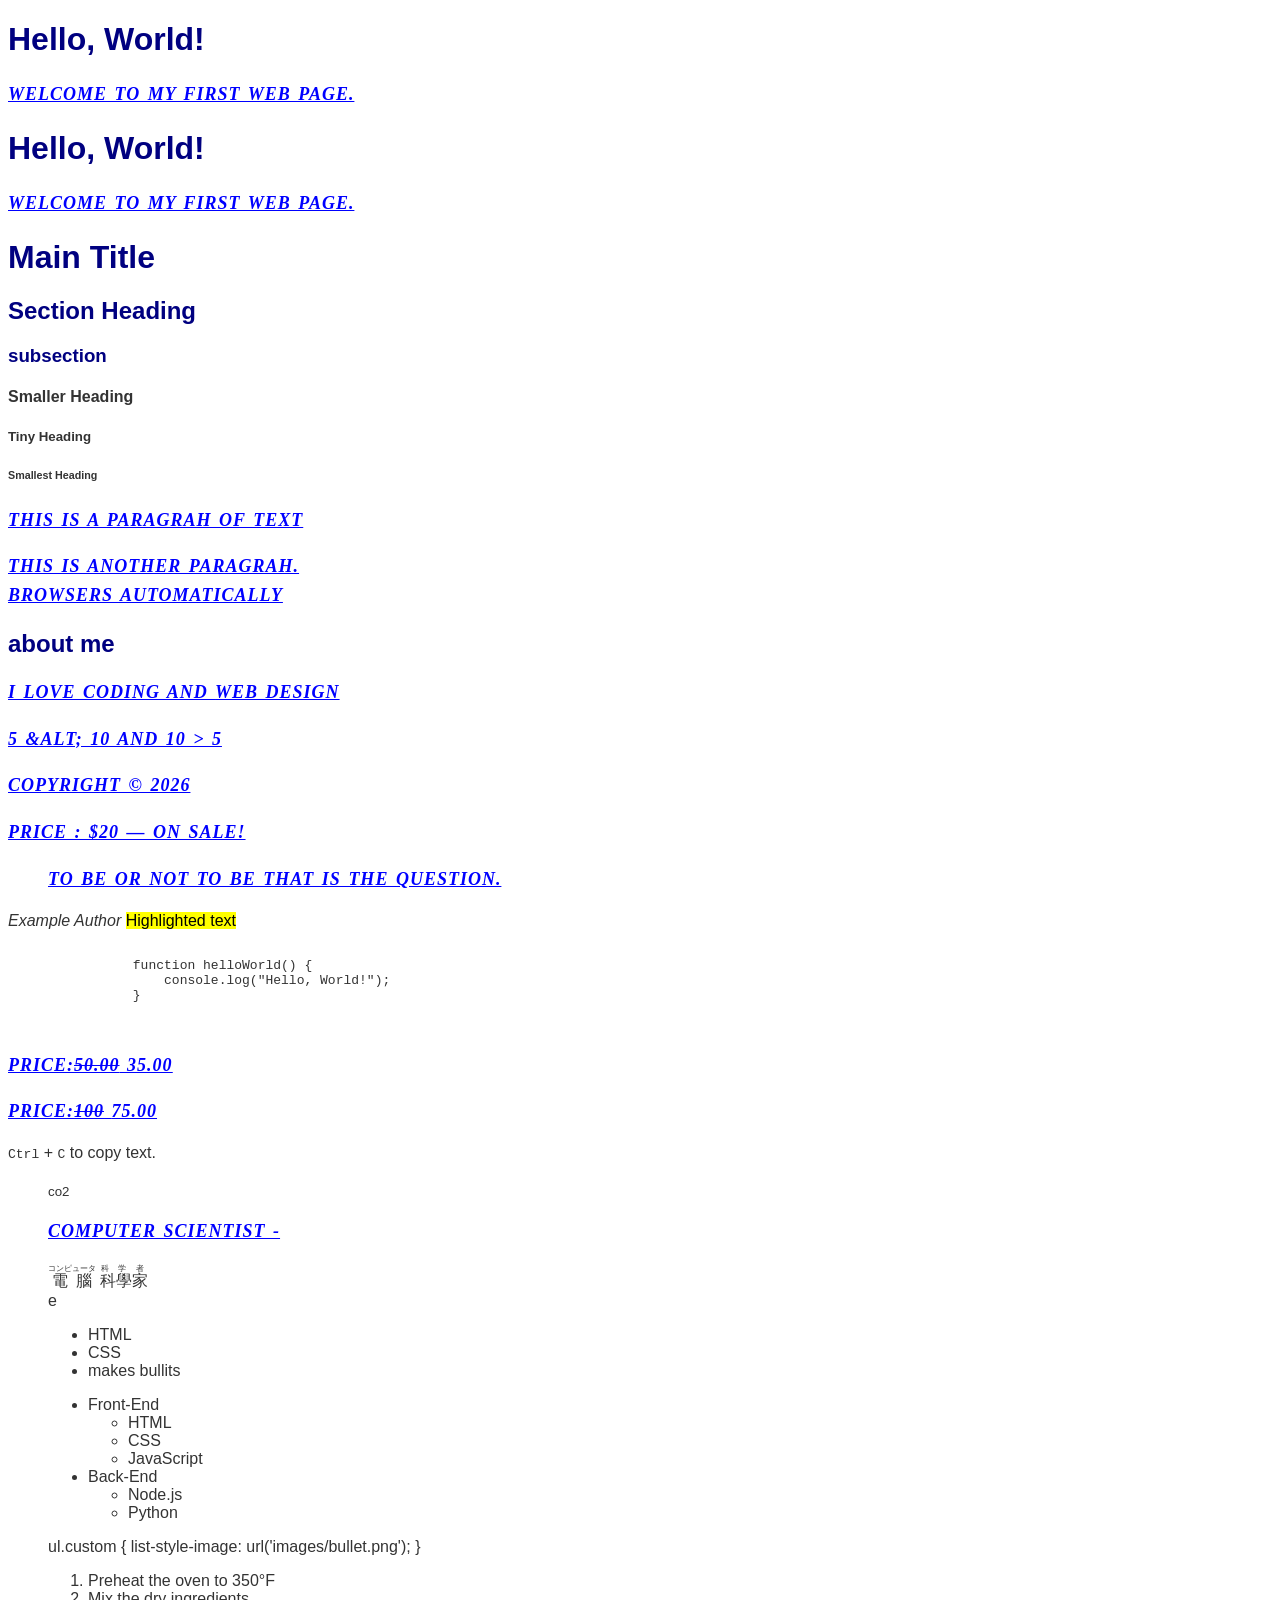
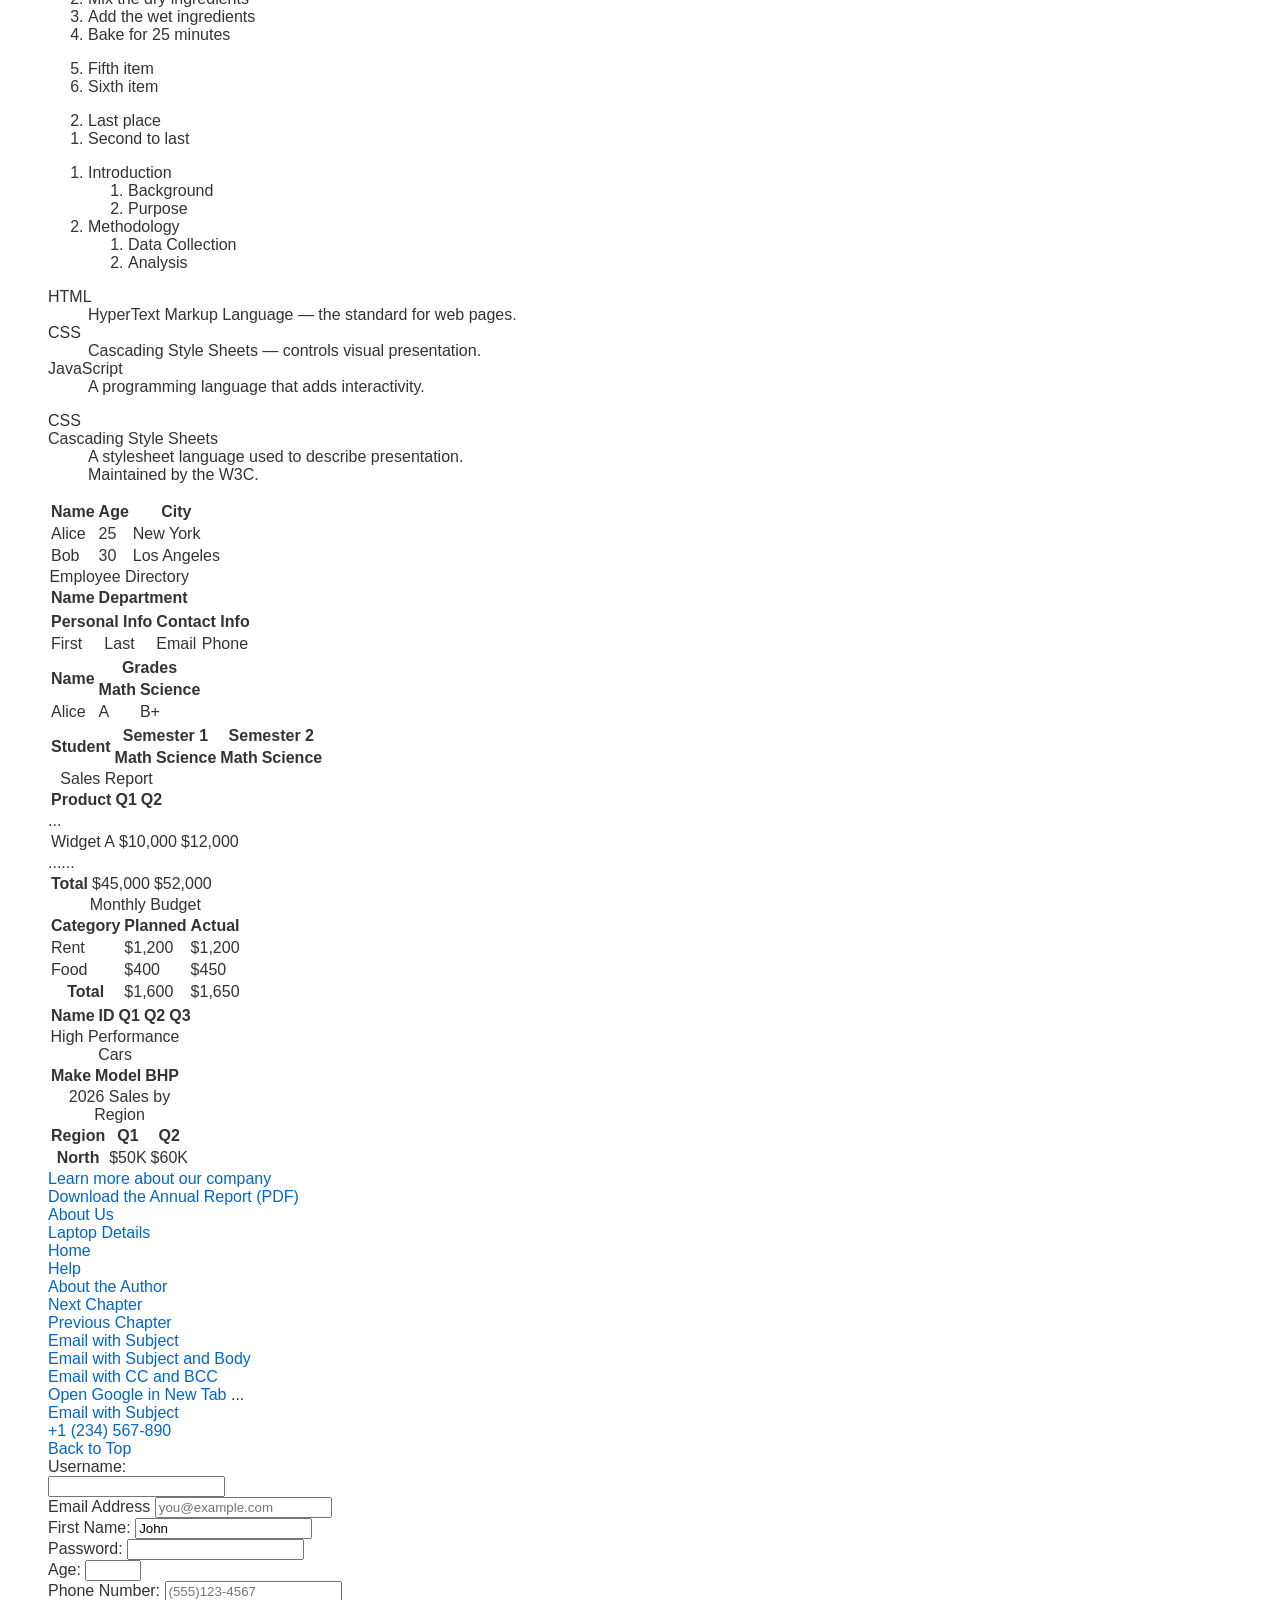
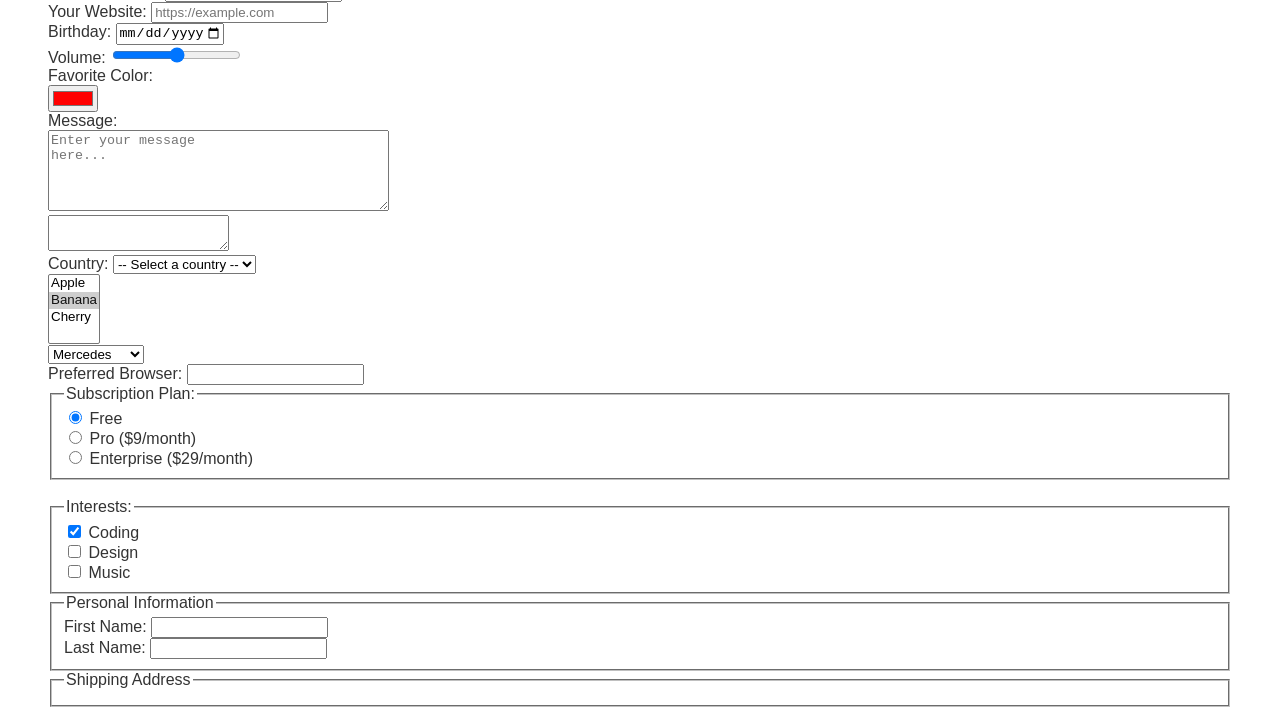
<file: main notes/index.html>
<!DOCTYPE html>
<html lang="en">
<head>
    <meta charset="UTF-8">
    <title>My First Page</title>
    <style>
        body {
            font-family: Arial, sans-serif;
            color: #333;
        }
        h1, h2, h3 {
            color: navy;
        }
        p {
            line-height: 1.6;
            font-size: 16px;
        }
    </style>
    <style>
    p {
font-family: "Georgia", serif;
font-size: 18px;
/* normal, bold, 100-900 */
font-weight: bold;
/* normal, italic, oblique */
font-style: italic;
text-decoration: underline;
text-transform: uppercase;
letter-spacing: 1px;
word-spacing: 2px;
}
</style>
<style>.highlight {
/* Text color */
color: #ff6600;
/* Highlight background */
background-color: #fff3e0;
}
a {
color: #0066cc;
text-decoration: none;
}
a:hover {
color: #004499;
text-decoration: underline;
}</style>
<style>.centered {
text-align: center;
}
.justified {
text-align: justify;
}
.spacious {
line-height: 1.8;
margin-bottom: 20px;
}
.indent {
text-indent: 30px;
}</style>
<style>
html {
scroll-behavior: smooth;
}
</style>
</head>
    <body>
        <h1>Hello, World!</h1>
        <p>Welcome to my first web page.</p>
</head>
    <body>
        <h1>Hello, World!</h1>
        <p>Welcome to my first web page.</p>
        <h1>Main Title</h1>
        <h2>Section Heading</h2>
        <h3>subsection</h3>
        <h4>Smaller Heading</h4>
        <h5>Tiny Heading</h5>
        <h6>Smallest Heading</h6>
        <p>This is a paragrah of text</p>
        <p>this is another paragrah.<br>Browsers automatically</p>
        <!--This is a comment --->
        <section>
            <h2>about me</h2>
            <p>I love coding and <strong>web design</strong></p>
        </section>
        <p>5 &alt; 10 and 10 &gt; 5</p>
        <p>Copyright &copy; 2026</p>
        <p>Price : $20&nbsp;&mdash;&nbsp;On sale!</p>
        <style>p { color:blue; }</style>
       <blockquote cite="https://www.example.com">
            <p>To be or not to be that is the question.</p>
        </blockquote>
        <cite>Example Author</cite>
        <mark>Highlighted text</mark>
        <pre>
            <code> 
                function helloWorld() {
                    console.log("Hello, World!");
                }
            </code>
        </pre>
        <p>Price:<del>50.00</del> <ins>35.00</ins></p>
        <p>Price:<del>100</del> <ins>75.00</ins></p>
        <kbd>Ctrl</kbd> + <kbd>C</kbd> to copy text.
        <blockquote cite="https://www.example.com">
        <sub>co2</sub>
        <section>
<p> Computer Scientist - </p>
<ruby>
電腦 <rt>コンピュータ</rt>
科學家 <rt>科学者</rt>
</ruby>
</section>
<div>e</div>
<ul>
    <li>HTML</li>
    <li>CSS</li>
    <li>makes bullits</li>
</ul>
<ul>
<li>Front-End
<ul>
<li>HTML</li>
<li>CSS</li>
<li>JavaScript</li>
</ul>
</li>
<li>Back-End
<ul>
<li>Node.js</li>
<li>Python</li>
</ul>
</li>
</ul>
ul.custom {
list-style-image: url('images/bullet.png');
}
<ol>
<li>Preheat the oven to 350°F</li>
<li>Mix the dry ingredients</li>
<li>Add the wet ingredients</li>
<li>Bake for 25 minutes</li>
</ol>
<ol start="5">
<li>Fifth item</li>
<li>Sixth item</li>
</ol>

<ol reversed>
<li>Last place</li>
<li>Second to last</li>
</ol>
<ol>
<li>Introduction
<ol>
<li>Background</li>
<li>Purpose</li>
</ol>
</li>
<li>Methodology
<ol>
<li>Data Collection</li>
<li>Analysis</li>
</ol>
</li>
</ol>
<dl>
<dt>HTML</dt>
<dd>HyperText Markup Language — the
standard for web pages.</dd>
<dt>CSS</dt>
<dd>Cascading Style Sheets — controls
visual presentation.</dd>
<dt>JavaScript</dt>
<dd>A programming language that adds
interactivity.</dd>
</dl>
<dl>
<dt>CSS</dt>
<dt>Cascading Style Sheets</dt>
<dd>A stylesheet language used to describe
presentation.</dd>
<dd>Maintained by the W3C.</dd>
</dl>
<table>
<tr>
<th>Name</th>
<th>Age</th>
<th>City</th>
</tr>
<tr>
<td>Alice</td>
<td>25</td>
<td>New York</td>
</tr>
<tr>
<td>Bob</td>
<td>30</td>
<td>Los Angeles</td>
</tr>
</table>
<table>
<caption>Employee Directory</caption>
<tr>
<th>Name</th>
<th>Department</th>
</tr>
<!-- rows -->
</table>
<table>
<tr>
<th colspan="2">Personal Info</th>
<th colspan="2">Contact Info</th>
</tr>
<tr>
<td>First</td>
<td>Last</td>
<td>Email</td>
<td>Phone</td>
</tr>
</table>
<table>
<tr>
<th rowspan="2">Name</th>
<th colspan="2">Grades</th>
</tr>
<tr>
<th>Math</th>
<th>Science</th>
</tr>
<tr>
<td>Alice</td>
<td>A</td>
<td>B+</td>
</tr>
</table>
<table>
<tr>
<th rowspan="2">Student</th>
<th colspan="2">Semester 1</th>
<th colspan="2">Semester 2</th>
</tr>
<tr>
<th>Math</th><th>Science</th>
<th>Math</th><th>Science</th>
</tr>
<!-- data rows -->
</table>
<table>
<caption>Sales Report</caption>
<thead>
<tr>
<th>Product</th>
<th>Q1</th>
<th>Q2</th>
</tr>
</thead>
<!-- tbody and tfoot go here -->
</table>
<table>
<thead>...</thead>
<tbody>
<tr>
<td>Widget A</td>
<td>$10,000</td>
<td>$12,000</td>
</tr>
<!-- more data rows -->
</tbody>
</table>
<table>
<thead>...</thead>
<tbody>...</tbody>
<tfoot>
<tr>
<th>Total</th>
<td>$45,000</td>
<td>$52,000</td>
</tr>
</tfoot>
</table>
<table>
<caption>Monthly Budget</caption>
<thead>
<tr><th>Category</th><th>Planned</th><th>Actual</th></tr>
</thead>
<tbody>
<tr><td>Rent</td><td>$1,200</td><td>$1,200</td></tr>
<tr><td>Food</td><td>$400</td><td>$450</td></tr>
</tbody>
<tfoot>
<tr><th>Total</th><td>$1,600</td><td>$1,650</td></tr>
</tfoot>
</table>
<table>
<colgroup span="2"
class="info"></colgroup>
<colgroup span="3"
class="data"></colgroup>
<tr>
<th>Name</th><th>ID</th>
<th>Q1</th><th>Q2</th><th>Q3</th>
</tr>
<!-- rows -->
</table>
<table>
<colgroup>
<col class="sidebar">
<col class="stripe">
<col>
<col class="stripe">
</colgroup>
<!-- rows -->
</table>
<table id="car-table">
<caption>High Performance
Cars</caption>
<tr><th>Make</th><th>Model</th><th>BHP
</th></tr>
<template id="row-template">
<tr><td></td><td></td><td></td></tr>
</template>
</table>
<table>
<caption>2026 Sales by Region</caption>
<thead>
<tr>
<th scope="col">Region</th>
<th scope="col">Q1</th>
<th scope="col">Q2</th>
</tr>
</thead>
<tbody>
<tr>
<th scope="row">North</th>
<td>$50K</td>
<td>$60K</td>
</tr>
</tbody>
</table>
<!-- Just an image -->

<!-- Good -->
<a href="about.html">Learn more about our
company</a>
<br>
<a href="report.pdf">Download the Annual
Report (PDF)</a>
<!-- Same folder -->
 <br>
<a href="about.html">About Us</a>
<!-- Subfolder -->
 <br>
<a href="products/laptop.html">Laptop
Details</a>
<!-- Parent folder -->
 <br>
<a href="../index.html">Home</a>
<br>
<a href="help.html" rel="help">Help</a>
<br>
<a href="about.html" rel="author">About
the Author</a>
<br>
<a href="next-chapter.html"
rel="next">Next Chapter</a>
<br>
<a href="prev-chapter.html"
rel="prev">Previous Chapter</a>
<br>
<a href="mailto:info@example.com?subject=Website
Feedback">
Email with Subject
</a>
<br>
<a
href="mailto:info@example.com?subject=Hello&body=I
love your site!">
Email with Subject and Body
</a>
<br>
<a
href="mailto:info@example.com?cc=boss@example.com&b
cc=secret@example.com">
Email with CC and BCC
</a>
<br>
<a href="https://www.google.com"
target="_blank">Open Google in
New Tab</a>
...<br>
<a href="mailto:42406@ocvts.org?subject=Website
Feedback">
Email with Subject
<br>
</a>
<a href="tel:+1234567890">+1 (234) 567-890</a>
<br>
<a href="#top">Back to Top</a>
<br>
<label
for="username">Username:</label>
<br>
<input type="text" id="username"
name="username">
<br>
<label for="email">Email Address</label>
<input type="email" id="email" name="email"
placeholder="you@example.com">
<br>
<label for="firstname">First
Name:</label>
<input type="text" id="firstname"
name="firstname" value="John">
<br>
<label
for="password">Password:</label>
<input type="password"
id="password" name="password">
<br>
<label for="age">Age:</label>
<input type="number" id="age"
name="age" min="13" max="120"
step="1">
<br>
<label for="phone">Phone
Number:</label>
<input type="tel" id="phone"
name="phone" placeholder="(555)
123-4567">
<br>
<label for="website">Your
Website:</label>
<input type="url" id="website"
name="website"
placeholder="https://example.com"
>
<br>
<label
for="birthday">Birthday:</label>
<input type="date" id="birthday"
name="birthday" min="1900-01-01"
max="2026-12-31">
<br>
<label
for="volume">Volume:</label>
<input type="range" id="volume"
name="volume" min="0" max="100"
value="50">
<br>
<label for="favcolor">Favorite
Color:</label>
<br>
<input type="color" id="favcolor"
name="favcolor" value="#ff0000">
<br>
<label
for="message">Message:</label>
<br>
<textarea id="message"
name="message" rows="5" cols="40"
placeholder="Enter your message
here..."></textarea>
<br>
<textarea name="bio"
maxlength="500"
minlength="10"
required></textarea>
<br>
<label for="country">Country:</label>
<select id="country" name="country">
<option value="">-- Select a country
--</option>
<option value="us">United
States</option>
<option value="ca">Canada</option>
<option value="uk">United
Kingdom</option>
</select>
<br>
<select name="fruits" multiple
size="4">
<option value="apple">Apple</option>
<option value="banana"
selected>Banana</option>
<option
value="cherry">Cherry</option>
</select>
<br>
<select name="cars">
<optgroup label="German Cars">
<option value="mercedes">Mercedes</option>
<option value="audi">Audi</option>
</optgroup>
<optgroup label="Japanese Cars">
<option value="toyota">Toyota</option>
<option value="honda">Honda</option>
</optgroup>
</select>
<br>
<label for="browser">Preferred Browser:</label>
<input list="browsers" id="browser"
name="browser">
<datalist id="browsers">
<option value="Chrome">
<option value="Firefox">
<option value="Safari">
<option value="Edge">
</datalist>
<br>
<fieldset>
<legend>Subscription Plan:</legend>
<input type="radio" id="free" name="plan"
value="free" checked>
<label for="free">Free</label><br>
<input type="radio" id="pro" name="plan"
value="pro">
<label for="pro">Pro ($9/month)</label><br>
<input type="radio" id="enterprise" name="plan"
value="enterprise">
<label for="enterprise">Enterprise
($29/month)</label>
</fieldset>
<br>
<fieldset>
<legend>Interests:</legend>
<input type="checkbox" id="coding"
name="interests" value="coding" checked>
<label for="coding">Coding</label><br>
<input type="checkbox" id="design"
name="interests" value="design">
<label for="design">Design</label><br>
<input type="checkbox" id="music" name="interests"
value="music">
<label for="music">Music</label>
</fieldset>
<fieldset>
<legend>Personal Information</legend>
<label for="fname">First Name:</label>
<input type="text" id="fname" name="fname"><br>
<label for="lname">Last Name:</label>
<input type="text" id="lname" name="lname">
</fieldset>
<fieldset>
<legend>Shipping Address</legend>
<!-- address fields -->
</fieldset>

    </body>

</html>
</file>
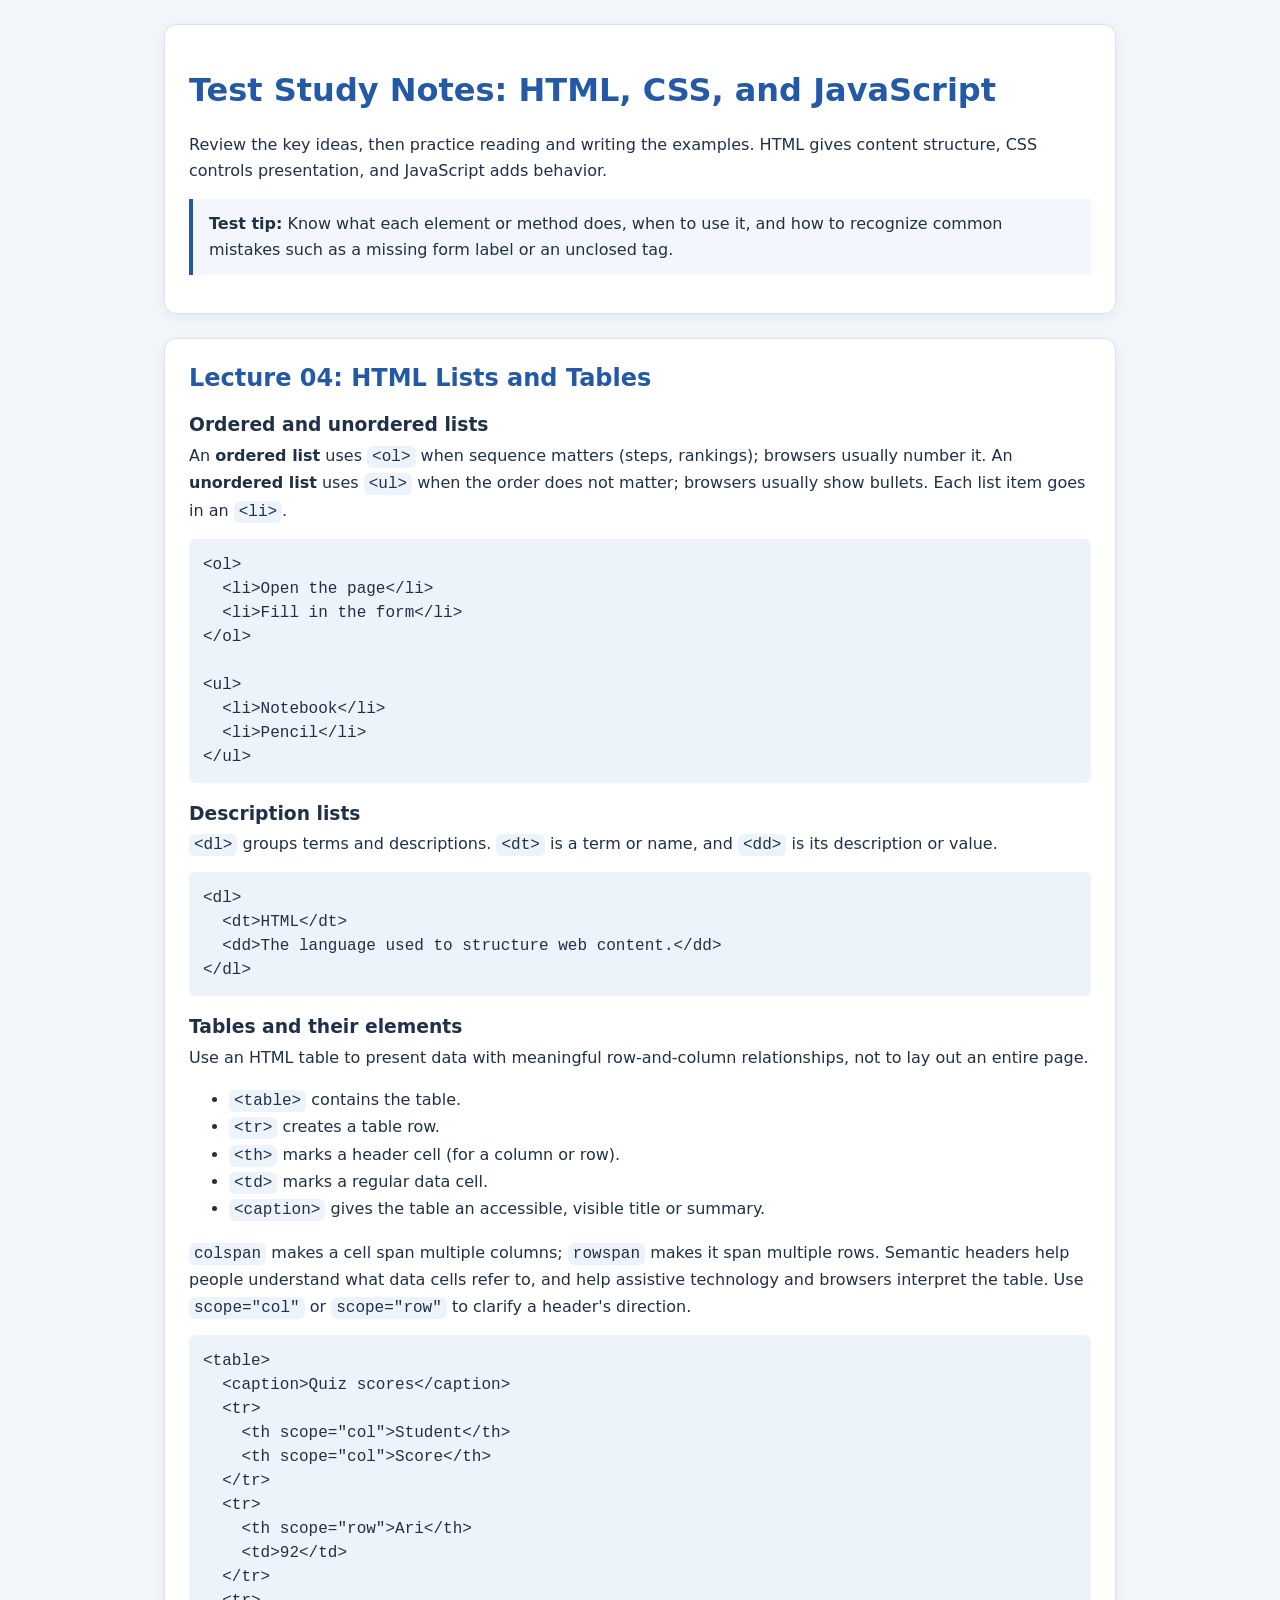
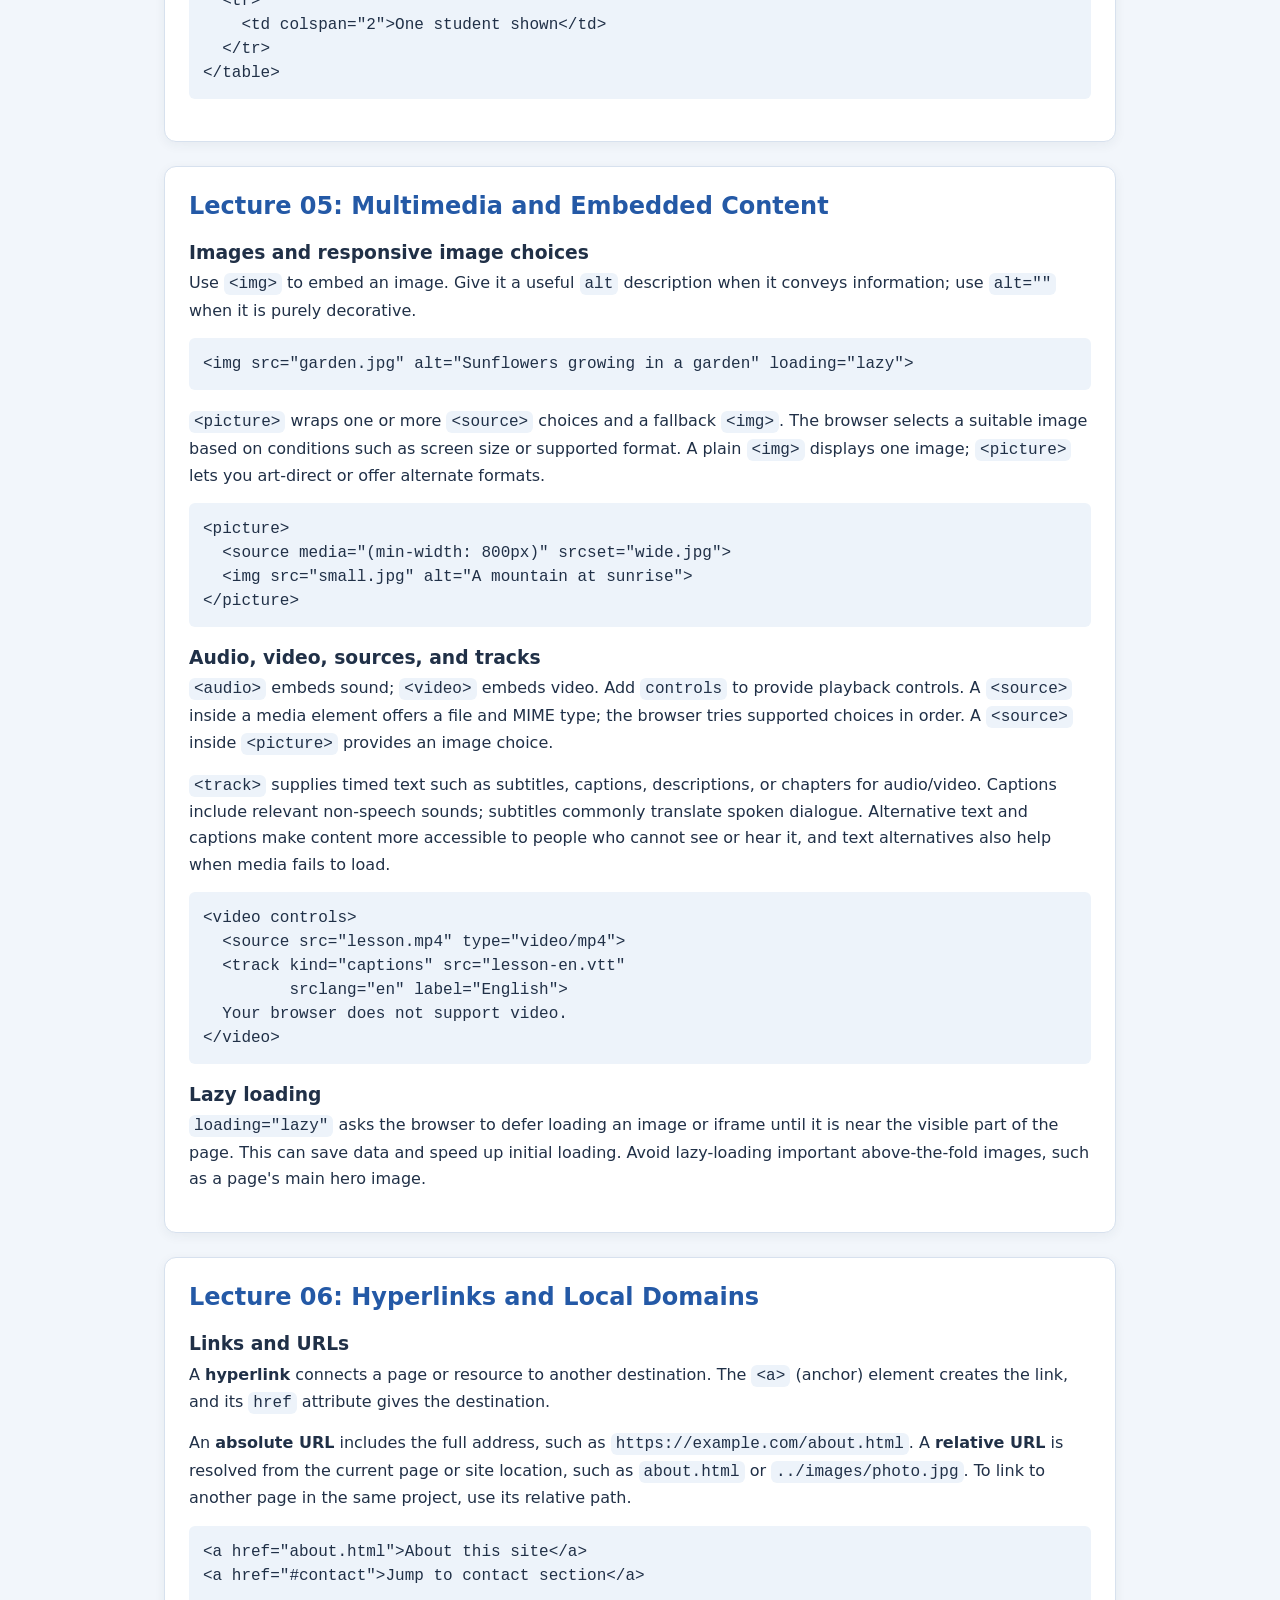
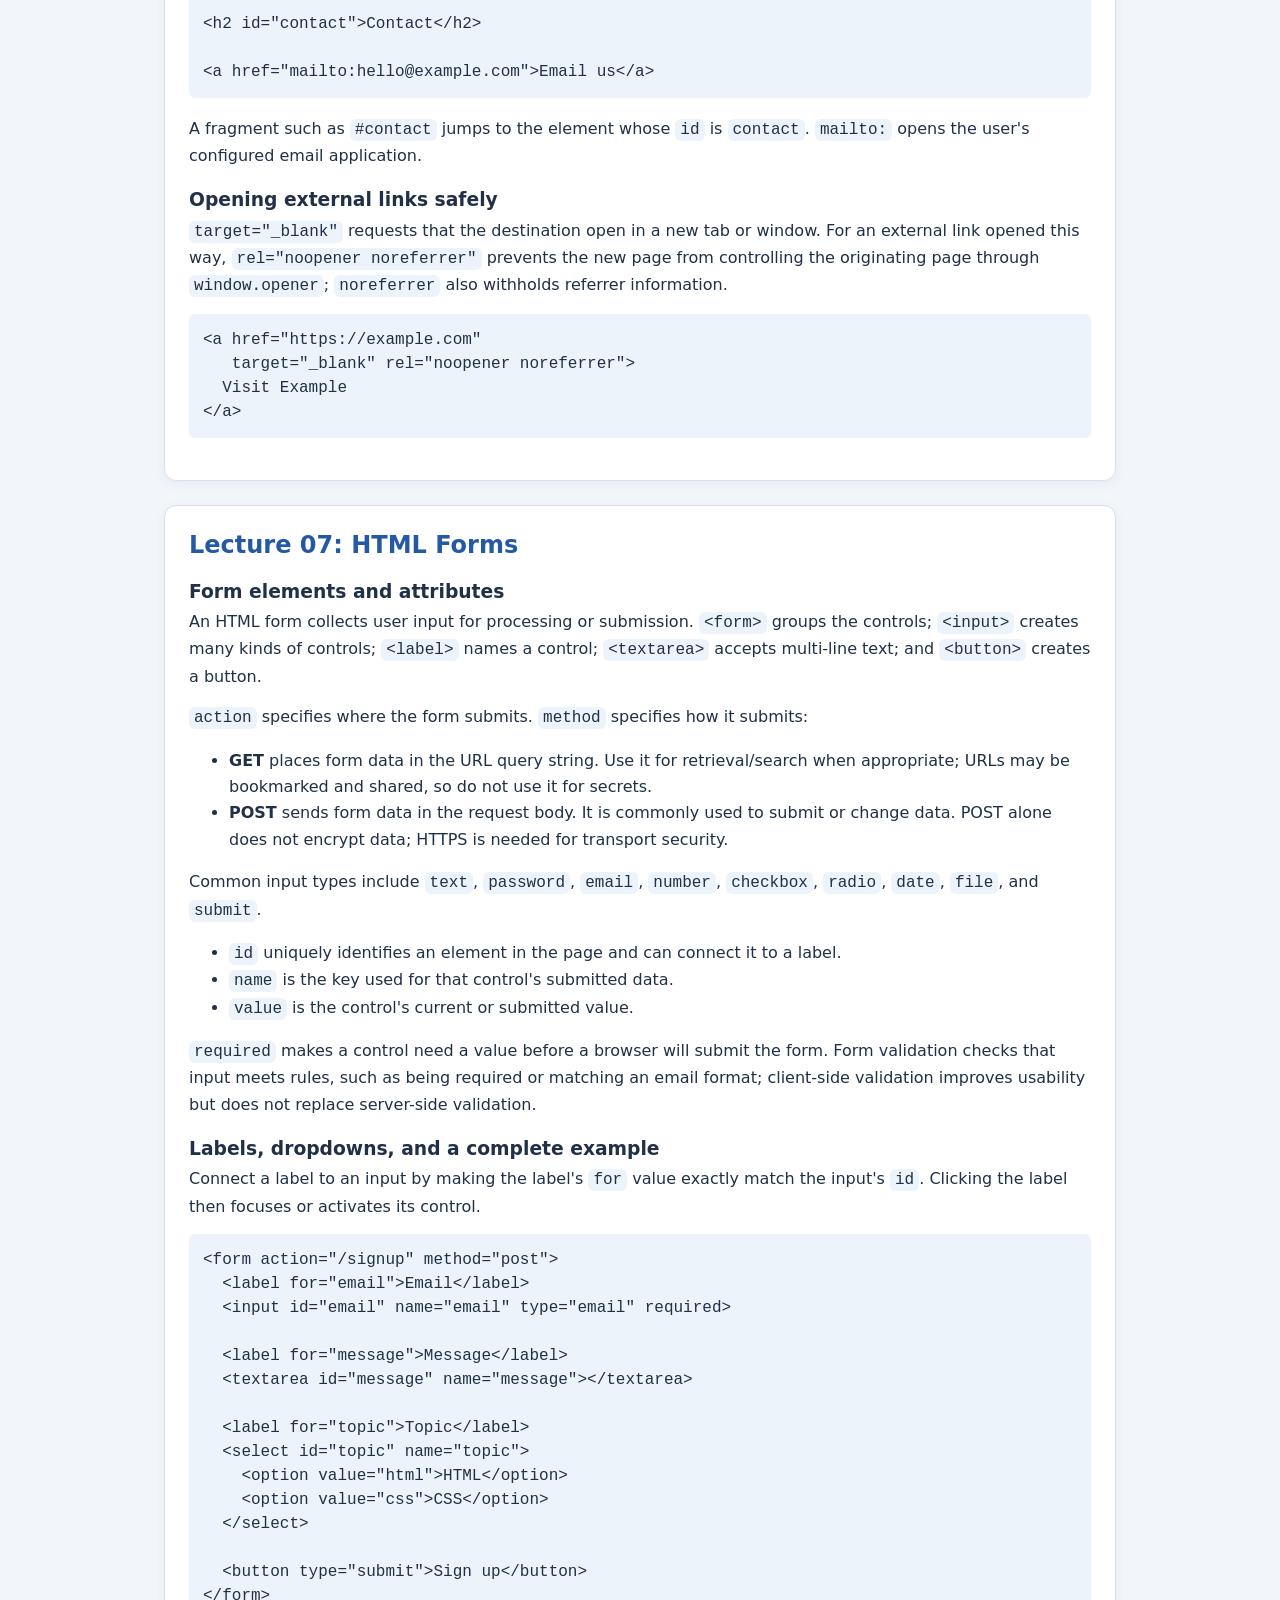
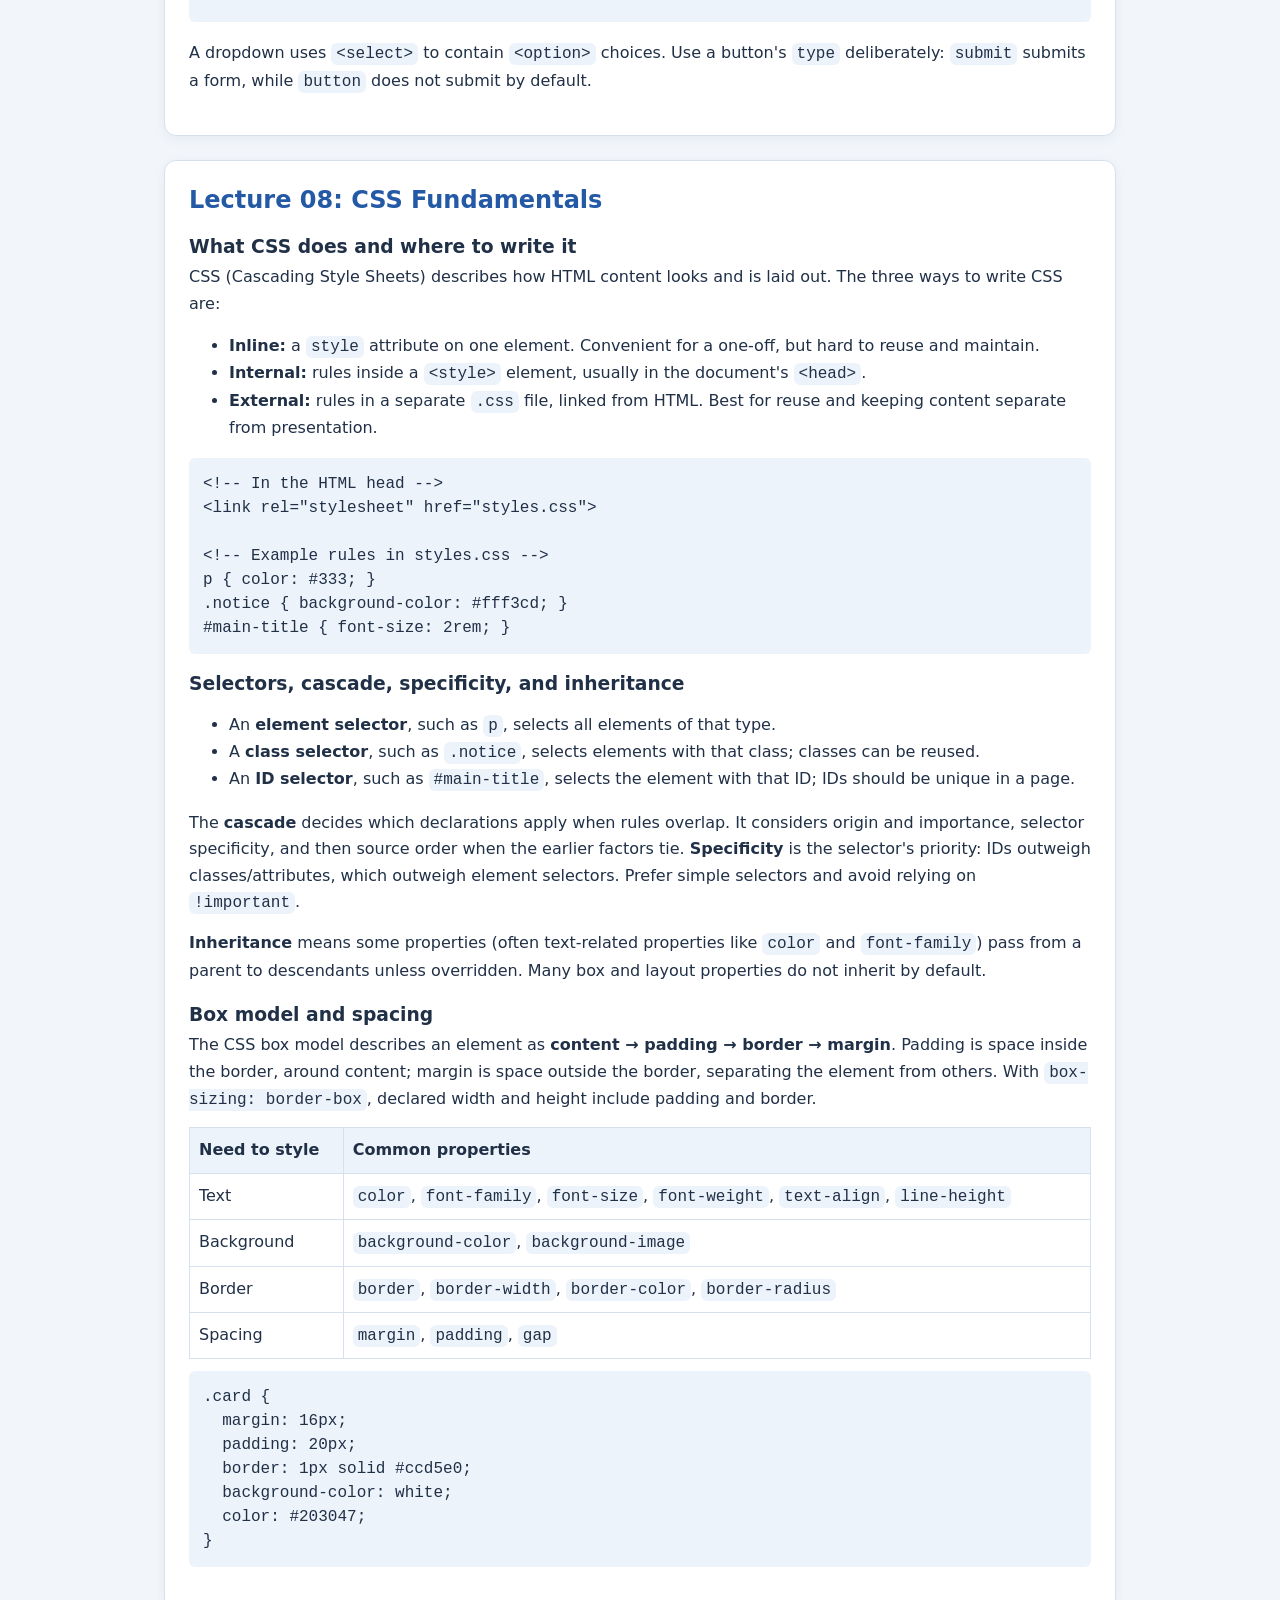
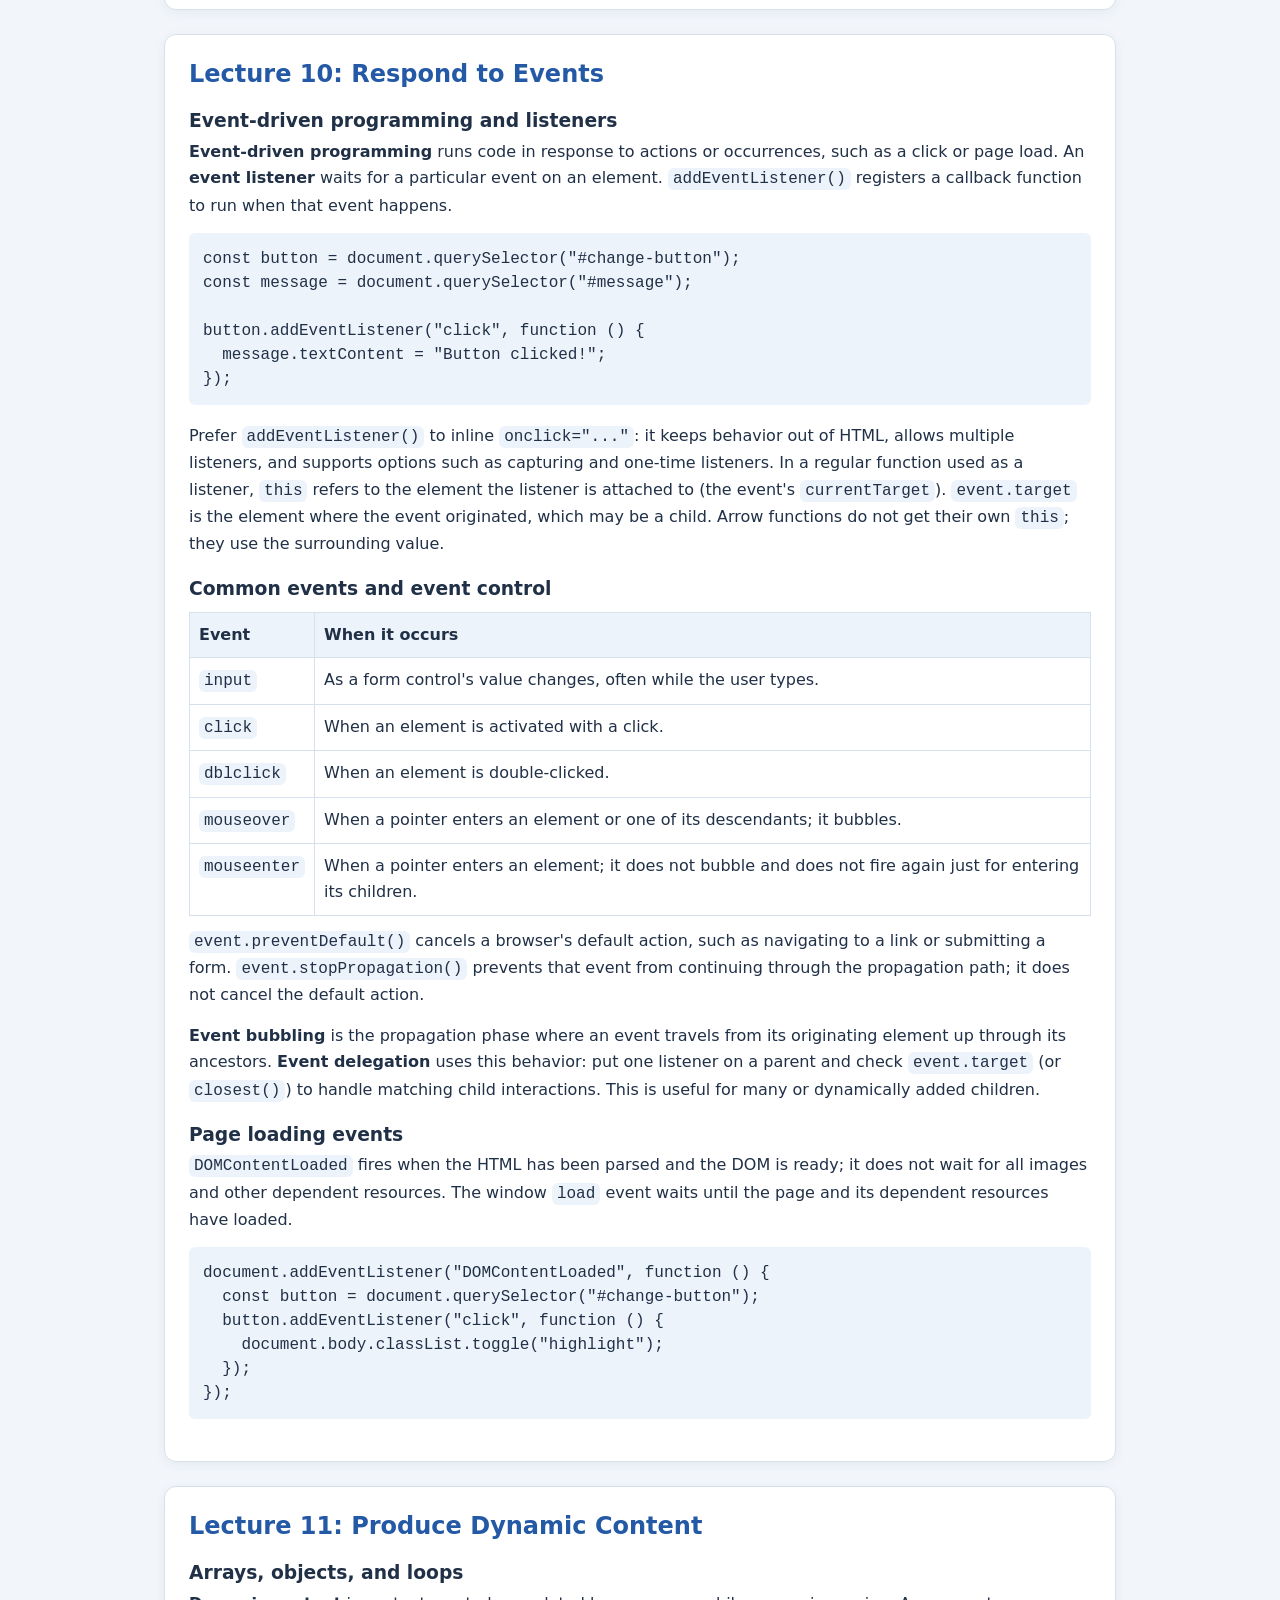
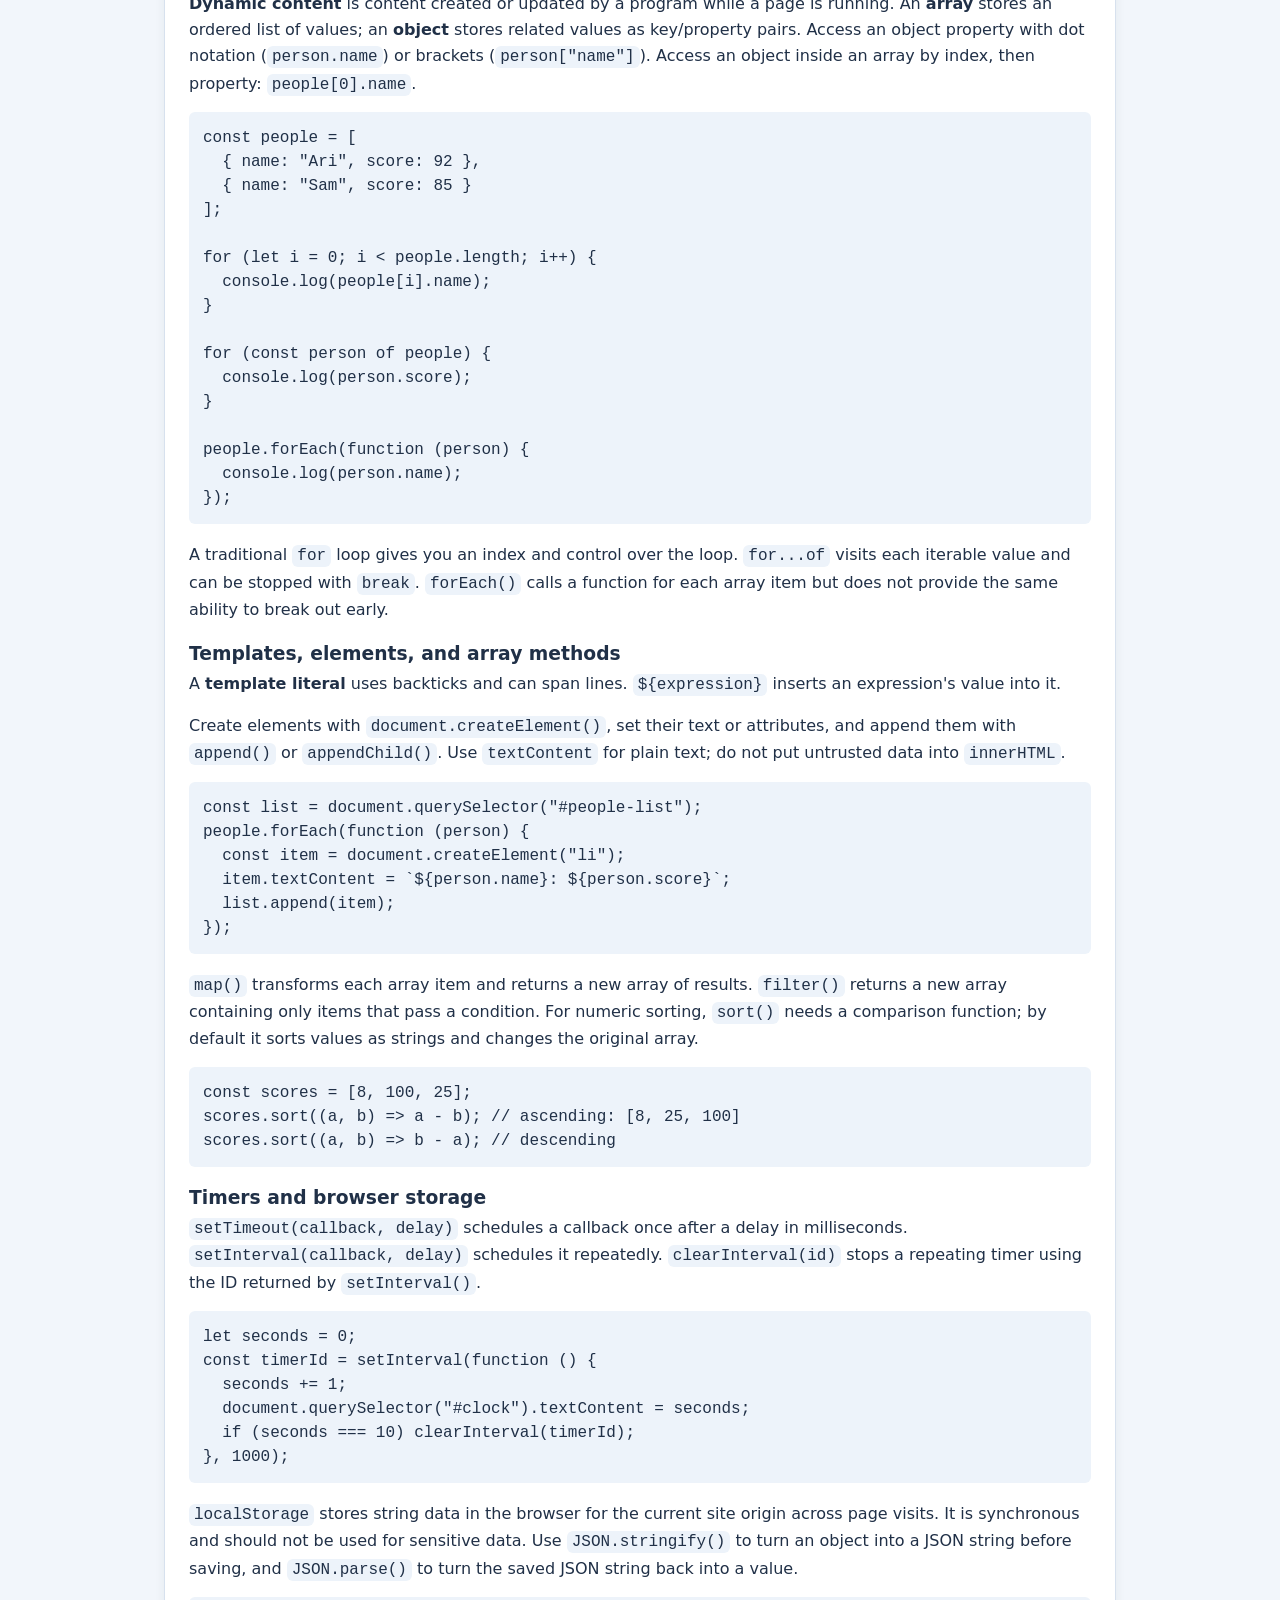
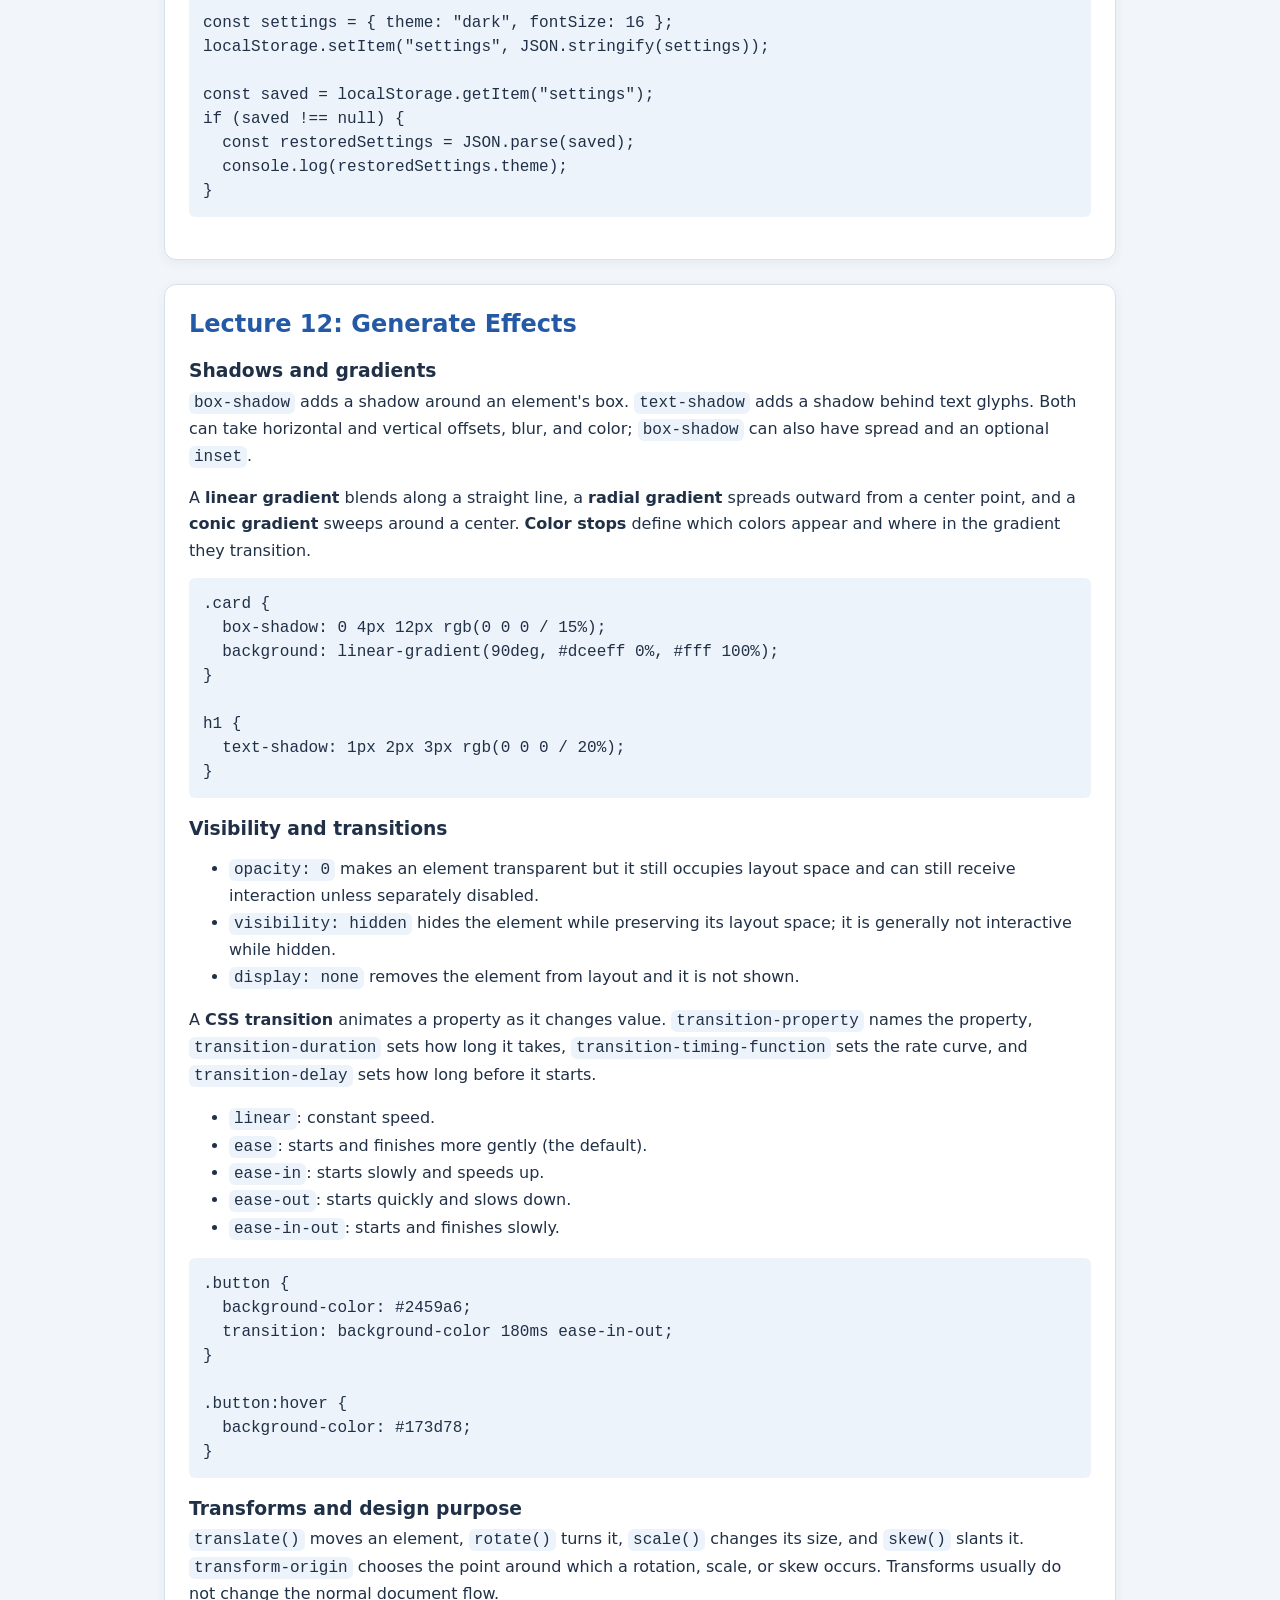
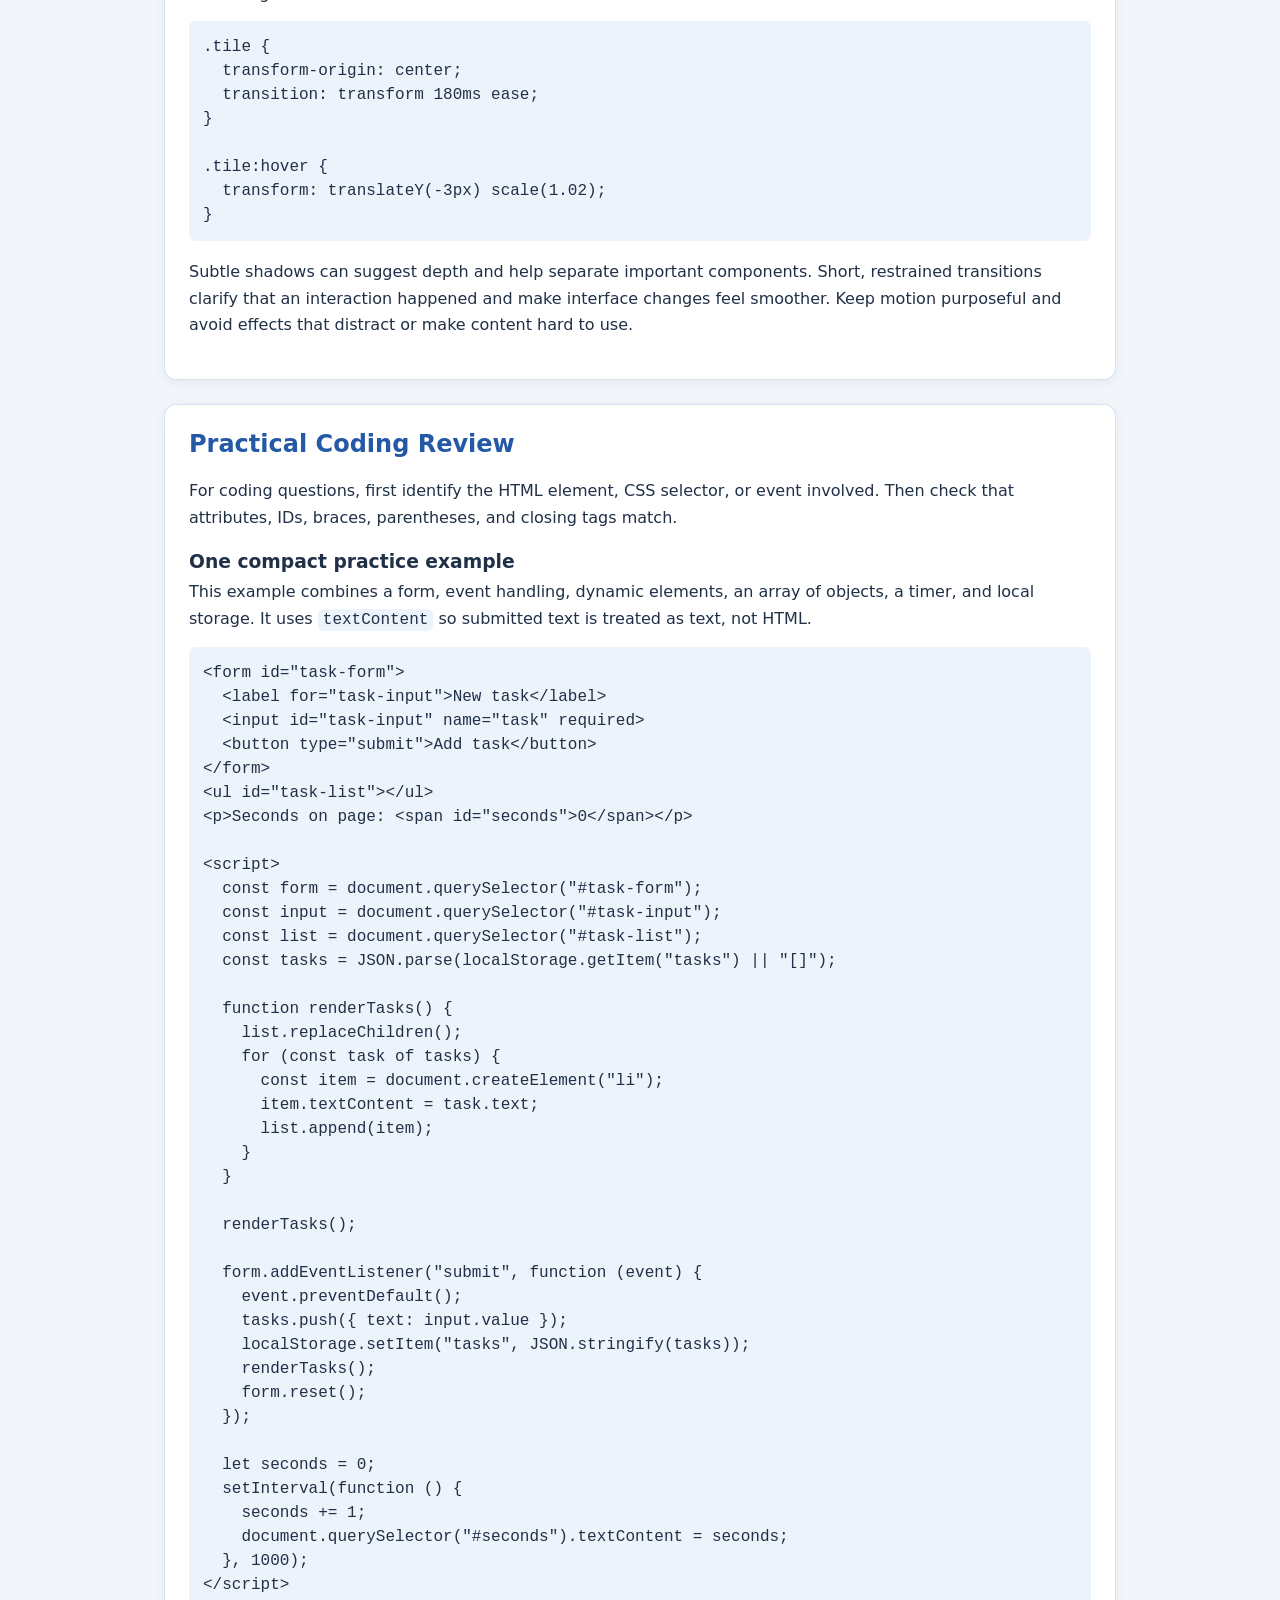
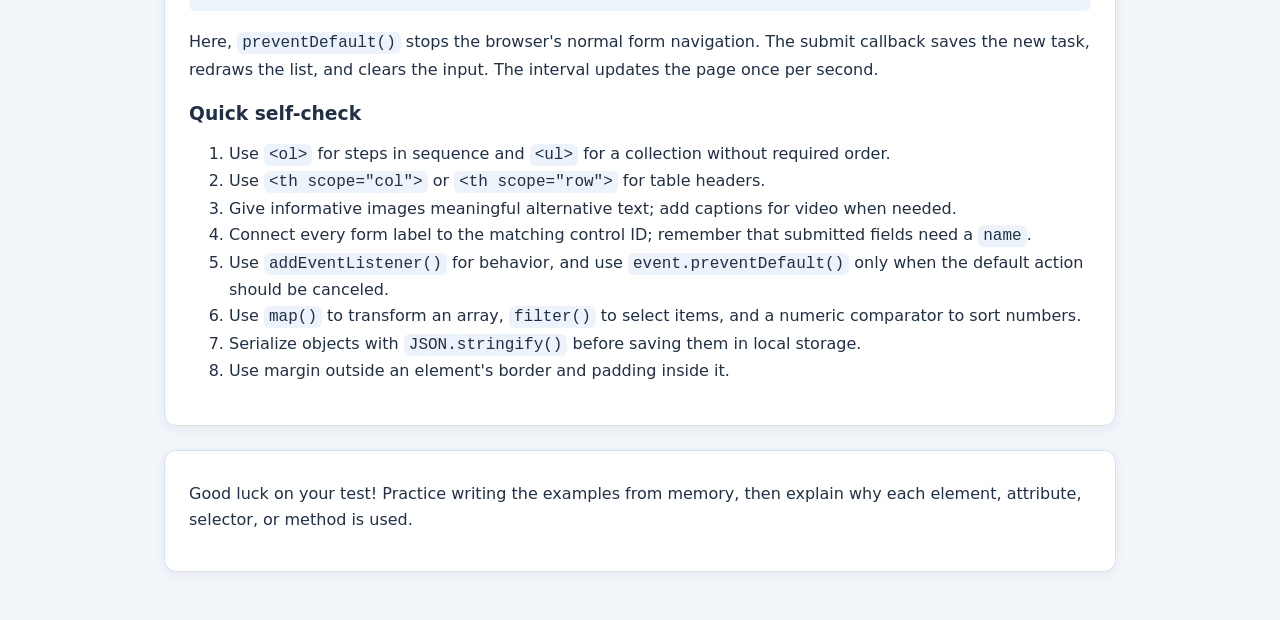
<file: fortest.html>
<!DOCTYPE html>
<html lang="en">
<head>
    <meta charset="UTF-8">
    <meta name="viewport" content="width=device-width, initial-scale=1.0">
    <title>HTML, CSS, and JavaScript Test Notes</title>
    <style>
        :root {
            color-scheme: light;
            --ink: #203047;
            --muted: #52647a;
            --paper: #ffffff;
            --page: #f2f6fb;
            --accent: #2459a6;
            --line: #d7e1ee;
            --code: #edf3fa;
        }

        * {
            box-sizing: border-box;
        }

        body {
            max-width: 1000px;
            margin: 0 auto;
            padding: 24px;
            background: var(--page);
            color: var(--ink);
            font: 16px/1.65 system-ui, sans-serif;
        }

        header, section, footer {
            margin-bottom: 24px;
            padding: 24px;
            border: 1px solid var(--line);
            border-radius: 12px;
            background: var(--paper);
            box-shadow: 0 3px 12px rgb(32 48 71 / 6%);
        }

        h1, h2, h3 {
            line-height: 1.25;
        }

        h1, h2 {
            color: var(--accent);
        }

        h2 {
            margin-top: 0;
        }

        h3 {
            margin-bottom: 6px;
        }

        p {
            margin: 6px 0 14px;
        }

        code, pre {
            border-radius: 6px;
            background: var(--code);
            font-family: Consolas, "Courier New", monospace;
        }

        code {
            padding: 2px 5px;
        }

        pre {
            overflow-x: auto;
            margin: 10px 0 18px;
            padding: 14px;
            line-height: 1.5;
        }

        pre code {
            padding: 0;
            background: transparent;
        }

        .answer {
            margin-bottom: 16px;
        }

        .tip {
            padding: 12px 16px;
            border-left: 4px solid var(--accent);
            background: #f3f7fd;
        }

        table {
            width: 100%;
            border-collapse: collapse;
            margin: 12px 0;
        }

        th, td {
            padding: 9px;
            border: 1px solid var(--line);
            text-align: left;
            vertical-align: top;
        }

        th {
            background: #edf3fa;
        }

        @media (max-width: 600px) {
            body {
                padding: 12px;
            }

            header, section, footer {
                padding: 16px;
            }
        }
    </style>
</head>
<body>
    <header>
        <h1>Test Study Notes: HTML, CSS, and JavaScript</h1>
        <p>Review the key ideas, then practice reading and writing the examples. HTML gives content structure, CSS controls presentation, and JavaScript adds behavior.</p>
        <p class="tip"><strong>Test tip:</strong> Know what each element or method does, when to use it, and how to recognize common mistakes such as a missing form label or an unclosed tag.</p>
    </header>

    <main>
        <section>
            <h2>Lecture 04: HTML Lists and Tables</h2>
            <div class="answer">
                <h3>Ordered and unordered lists</h3>
                <p>An <strong>ordered list</strong> uses <code>&lt;ol&gt;</code> when sequence matters (steps, rankings); browsers usually number it. An <strong>unordered list</strong> uses <code>&lt;ul&gt;</code> when the order does not matter; browsers usually show bullets. Each list item goes in an <code>&lt;li&gt;</code>.</p>
                <pre><code>&lt;ol&gt;
  &lt;li&gt;Open the page&lt;/li&gt;
  &lt;li&gt;Fill in the form&lt;/li&gt;
&lt;/ol&gt;

&lt;ul&gt;
  &lt;li&gt;Notebook&lt;/li&gt;
  &lt;li&gt;Pencil&lt;/li&gt;
&lt;/ul&gt;</code></pre>
            </div>
            <div class="answer">
                <h3>Description lists</h3>
                <p><code>&lt;dl&gt;</code> groups terms and descriptions. <code>&lt;dt&gt;</code> is a term or name, and <code>&lt;dd&gt;</code> is its description or value.</p>
                <pre><code>&lt;dl&gt;
  &lt;dt&gt;HTML&lt;/dt&gt;
  &lt;dd&gt;The language used to structure web content.&lt;/dd&gt;
&lt;/dl&gt;</code></pre>
            </div>
            <div class="answer">
                <h3>Tables and their elements</h3>
                <p>Use an HTML table to present data with meaningful row-and-column relationships, not to lay out an entire page.</p>
                <ul>
                    <li><code>&lt;table&gt;</code> contains the table.</li>
                    <li><code>&lt;tr&gt;</code> creates a table row.</li>
                    <li><code>&lt;th&gt;</code> marks a header cell (for a column or row).</li>
                    <li><code>&lt;td&gt;</code> marks a regular data cell.</li>
                    <li><code>&lt;caption&gt;</code> gives the table an accessible, visible title or summary.</li>
                </ul>
                <p><code>colspan</code> makes a cell span multiple columns; <code>rowspan</code> makes it span multiple rows. Semantic headers help people understand what data cells refer to, and help assistive technology and browsers interpret the table. Use <code>scope="col"</code> or <code>scope="row"</code> to clarify a header's direction.</p>
                <pre><code>&lt;table&gt;
  &lt;caption&gt;Quiz scores&lt;/caption&gt;
  &lt;tr&gt;
    &lt;th scope="col"&gt;Student&lt;/th&gt;
    &lt;th scope="col"&gt;Score&lt;/th&gt;
  &lt;/tr&gt;
  &lt;tr&gt;
    &lt;th scope="row"&gt;Ari&lt;/th&gt;
    &lt;td&gt;92&lt;/td&gt;
  &lt;/tr&gt;
  &lt;tr&gt;
    &lt;td colspan="2"&gt;One student shown&lt;/td&gt;
  &lt;/tr&gt;
&lt;/table&gt;</code></pre>
            </div>
        </section>

        <section>
            <h2>Lecture 05: Multimedia and Embedded Content</h2>
            <div class="answer">
                <h3>Images and responsive image choices</h3>
                <p>Use <code>&lt;img&gt;</code> to embed an image. Give it a useful <code>alt</code> description when it conveys information; use <code>alt=""</code> when it is purely decorative.</p>
                <pre><code>&lt;img src="garden.jpg" alt="Sunflowers growing in a garden" loading="lazy"&gt;</code></pre>
                <p><code>&lt;picture&gt;</code> wraps one or more <code>&lt;source&gt;</code> choices and a fallback <code>&lt;img&gt;</code>. The browser selects a suitable image based on conditions such as screen size or supported format. A plain <code>&lt;img&gt;</code> displays one image; <code>&lt;picture&gt;</code> lets you art-direct or offer alternate formats.</p>
                <pre><code>&lt;picture&gt;
  &lt;source media="(min-width: 800px)" srcset="wide.jpg"&gt;
  &lt;img src="small.jpg" alt="A mountain at sunrise"&gt;
&lt;/picture&gt;</code></pre>
            </div>
            <div class="answer">
                <h3>Audio, video, sources, and tracks</h3>
                <p><code>&lt;audio&gt;</code> embeds sound; <code>&lt;video&gt;</code> embeds video. Add <code>controls</code> to provide playback controls. A <code>&lt;source&gt;</code> inside a media element offers a file and MIME type; the browser tries supported choices in order. A <code>&lt;source&gt;</code> inside <code>&lt;picture&gt;</code> provides an image choice.</p>
                <p><code>&lt;track&gt;</code> supplies timed text such as subtitles, captions, descriptions, or chapters for audio/video. Captions include relevant non-speech sounds; subtitles commonly translate spoken dialogue. Alternative text and captions make content more accessible to people who cannot see or hear it, and text alternatives also help when media fails to load.</p>
                <pre><code>&lt;video controls&gt;
  &lt;source src="lesson.mp4" type="video/mp4"&gt;
  &lt;track kind="captions" src="lesson-en.vtt"
         srclang="en" label="English"&gt;
  Your browser does not support video.
&lt;/video&gt;</code></pre>
            </div>
            <div class="answer">
                <h3>Lazy loading</h3>
                <p><code>loading="lazy"</code> asks the browser to defer loading an image or iframe until it is near the visible part of the page. This can save data and speed up initial loading. Avoid lazy-loading important above-the-fold images, such as a page's main hero image.</p>
            </div>
        </section>

        <section>
            <h2>Lecture 06: Hyperlinks and Local Domains</h2>
            <div class="answer">
                <h3>Links and URLs</h3>
                <p>A <strong>hyperlink</strong> connects a page or resource to another destination. The <code>&lt;a&gt;</code> (anchor) element creates the link, and its <code>href</code> attribute gives the destination.</p>
                <p>An <strong>absolute URL</strong> includes the full address, such as <code>https://example.com/about.html</code>. A <strong>relative URL</strong> is resolved from the current page or site location, such as <code>about.html</code> or <code>../images/photo.jpg</code>. To link to another page in the same project, use its relative path.</p>
                <pre><code>&lt;a href="about.html"&gt;About this site&lt;/a&gt;
&lt;a href="#contact"&gt;Jump to contact section&lt;/a&gt;

&lt;h2 id="contact"&gt;Contact&lt;/h2&gt;

&lt;a href="mailto:hello@example.com"&gt;Email us&lt;/a&gt;</code></pre>
                <p>A fragment such as <code>#contact</code> jumps to the element whose <code>id</code> is <code>contact</code>. <code>mailto:</code> opens the user's configured email application.</p>
            </div>
            <div class="answer">
                <h3>Opening external links safely</h3>
                <p><code>target="_blank"</code> requests that the destination open in a new tab or window. For an external link opened this way, <code>rel="noopener noreferrer"</code> prevents the new page from controlling the originating page through <code>window.opener</code>; <code>noreferrer</code> also withholds referrer information.</p>
                <pre><code>&lt;a href="https://example.com"
   target="_blank" rel="noopener noreferrer"&gt;
  Visit Example
&lt;/a&gt;</code></pre>
            </div>
        </section>

        <section>
            <h2>Lecture 07: HTML Forms</h2>
            <div class="answer">
                <h3>Form elements and attributes</h3>
                <p>An HTML form collects user input for processing or submission. <code>&lt;form&gt;</code> groups the controls; <code>&lt;input&gt;</code> creates many kinds of controls; <code>&lt;label&gt;</code> names a control; <code>&lt;textarea&gt;</code> accepts multi-line text; and <code>&lt;button&gt;</code> creates a button.</p>
                <p><code>action</code> specifies where the form submits. <code>method</code> specifies how it submits:</p>
                <ul>
                    <li><strong>GET</strong> places form data in the URL query string. Use it for retrieval/search when appropriate; URLs may be bookmarked and shared, so do not use it for secrets.</li>
                    <li><strong>POST</strong> sends form data in the request body. It is commonly used to submit or change data. POST alone does not encrypt data; HTTPS is needed for transport security.</li>
                </ul>
                <p>Common input types include <code>text</code>, <code>password</code>, <code>email</code>, <code>number</code>, <code>checkbox</code>, <code>radio</code>, <code>date</code>, <code>file</code>, and <code>submit</code>.</p>
                <ul>
                    <li><code>id</code> uniquely identifies an element in the page and can connect it to a label.</li>
                    <li><code>name</code> is the key used for that control's submitted data.</li>
                    <li><code>value</code> is the control's current or submitted value.</li>
                </ul>
                <p><code>required</code> makes a control need a value before a browser will submit the form. Form validation checks that input meets rules, such as being required or matching an email format; client-side validation improves usability but does not replace server-side validation.</p>
            </div>
            <div class="answer">
                <h3>Labels, dropdowns, and a complete example</h3>
                <p>Connect a label to an input by making the label's <code>for</code> value exactly match the input's <code>id</code>. Clicking the label then focuses or activates its control.</p>
                <pre><code>&lt;form action="/signup" method="post"&gt;
  &lt;label for="email"&gt;Email&lt;/label&gt;
  &lt;input id="email" name="email" type="email" required&gt;

  &lt;label for="message"&gt;Message&lt;/label&gt;
  &lt;textarea id="message" name="message"&gt;&lt;/textarea&gt;

  &lt;label for="topic"&gt;Topic&lt;/label&gt;
  &lt;select id="topic" name="topic"&gt;
    &lt;option value="html"&gt;HTML&lt;/option&gt;
    &lt;option value="css"&gt;CSS&lt;/option&gt;
  &lt;/select&gt;

  &lt;button type="submit"&gt;Sign up&lt;/button&gt;
&lt;/form&gt;</code></pre>
                <p>A dropdown uses <code>&lt;select&gt;</code> to contain <code>&lt;option&gt;</code> choices. Use a button's <code>type</code> deliberately: <code>submit</code> submits a form, while <code>button</code> does not submit by default.</p>
            </div>
        </section>

        <section>
            <h2>Lecture 08: CSS Fundamentals</h2>
            <div class="answer">
                <h3>What CSS does and where to write it</h3>
                <p>CSS (Cascading Style Sheets) describes how HTML content looks and is laid out. The three ways to write CSS are:</p>
                <ul>
                    <li><strong>Inline:</strong> a <code>style</code> attribute on one element. Convenient for a one-off, but hard to reuse and maintain.</li>
                    <li><strong>Internal:</strong> rules inside a <code>&lt;style&gt;</code> element, usually in the document's <code>&lt;head&gt;</code>.</li>
                    <li><strong>External:</strong> rules in a separate <code>.css</code> file, linked from HTML. Best for reuse and keeping content separate from presentation.</li>
                </ul>
                <pre><code>&lt;!-- In the HTML head --&gt;
&lt;link rel="stylesheet" href="styles.css"&gt;

&lt;!-- Example rules in styles.css --&gt;
p { color: #333; }
.notice { background-color: #fff3cd; }
#main-title { font-size: 2rem; }</code></pre>
            </div>
            <div class="answer">
                <h3>Selectors, cascade, specificity, and inheritance</h3>
                <ul>
                    <li>An <strong>element selector</strong>, such as <code>p</code>, selects all elements of that type.</li>
                    <li>A <strong>class selector</strong>, such as <code>.notice</code>, selects elements with that class; classes can be reused.</li>
                    <li>An <strong>ID selector</strong>, such as <code>#main-title</code>, selects the element with that ID; IDs should be unique in a page.</li>
                </ul>
                <p>The <strong>cascade</strong> decides which declarations apply when rules overlap. It considers origin and importance, selector specificity, and then source order when the earlier factors tie. <strong>Specificity</strong> is the selector's priority: IDs outweigh classes/attributes, which outweigh element selectors. Prefer simple selectors and avoid relying on <code>!important</code>.</p>
                <p><strong>Inheritance</strong> means some properties (often text-related properties like <code>color</code> and <code>font-family</code>) pass from a parent to descendants unless overridden. Many box and layout properties do not inherit by default.</p>
            </div>
            <div class="answer">
                <h3>Box model and spacing</h3>
                <p>The CSS box model describes an element as <strong>content → padding → border → margin</strong>. Padding is space inside the border, around content; margin is space outside the border, separating the element from others. With <code>box-sizing: border-box</code>, declared width and height include padding and border.</p>
                <table>
                    <tr><th>Need to style</th><th>Common properties</th></tr>
                    <tr><td>Text</td><td><code>color</code>, <code>font-family</code>, <code>font-size</code>, <code>font-weight</code>, <code>text-align</code>, <code>line-height</code></td></tr>
                    <tr><td>Background</td><td><code>background-color</code>, <code>background-image</code></td></tr>
                    <tr><td>Border</td><td><code>border</code>, <code>border-width</code>, <code>border-color</code>, <code>border-radius</code></td></tr>
                    <tr><td>Spacing</td><td><code>margin</code>, <code>padding</code>, <code>gap</code></td></tr>
                </table>
                <pre><code>.card {
  margin: 16px;
  padding: 20px;
  border: 1px solid #ccd5e0;
  background-color: white;
  color: #203047;
}</code></pre>
            </div>
        </section>

        <section>
            <h2>Lecture 10: Respond to Events</h2>
            <div class="answer">
                <h3>Event-driven programming and listeners</h3>
                <p><strong>Event-driven programming</strong> runs code in response to actions or occurrences, such as a click or page load. An <strong>event listener</strong> waits for a particular event on an element. <code>addEventListener()</code> registers a callback function to run when that event happens.</p>
                <pre><code>const button = document.querySelector("#change-button");
const message = document.querySelector("#message");

button.addEventListener("click", function () {
  message.textContent = "Button clicked!";
});</code></pre>
                <p>Prefer <code>addEventListener()</code> to inline <code>onclick="..."</code>: it keeps behavior out of HTML, allows multiple listeners, and supports options such as capturing and one-time listeners. In a regular function used as a listener, <code>this</code> refers to the element the listener is attached to (the event's <code>currentTarget</code>). <code>event.target</code> is the element where the event originated, which may be a child. Arrow functions do not get their own <code>this</code>; they use the surrounding value.</p>
            </div>
            <div class="answer">
                <h3>Common events and event control</h3>
                <table>
                    <tr><th>Event</th><th>When it occurs</th></tr>
                    <tr><td><code>input</code></td><td>As a form control's value changes, often while the user types.</td></tr>
                    <tr><td><code>click</code></td><td>When an element is activated with a click.</td></tr>
                    <tr><td><code>dblclick</code></td><td>When an element is double-clicked.</td></tr>
                    <tr><td><code>mouseover</code></td><td>When a pointer enters an element or one of its descendants; it bubbles.</td></tr>
                    <tr><td><code>mouseenter</code></td><td>When a pointer enters an element; it does not bubble and does not fire again just for entering its children.</td></tr>
                </table>
                <p><code>event.preventDefault()</code> cancels a browser's default action, such as navigating to a link or submitting a form. <code>event.stopPropagation()</code> prevents that event from continuing through the propagation path; it does not cancel the default action.</p>
                <p><strong>Event bubbling</strong> is the propagation phase where an event travels from its originating element up through its ancestors. <strong>Event delegation</strong> uses this behavior: put one listener on a parent and check <code>event.target</code> (or <code>closest()</code>) to handle matching child interactions. This is useful for many or dynamically added children.</p>
            </div>
            <div class="answer">
                <h3>Page loading events</h3>
                <p><code>DOMContentLoaded</code> fires when the HTML has been parsed and the DOM is ready; it does not wait for all images and other dependent resources. The window <code>load</code> event waits until the page and its dependent resources have loaded.</p>
                <pre><code>document.addEventListener("DOMContentLoaded", function () {
  const button = document.querySelector("#change-button");
  button.addEventListener("click", function () {
    document.body.classList.toggle("highlight");
  });
});</code></pre>
            </div>
        </section>

        <section>
            <h2>Lecture 11: Produce Dynamic Content</h2>
            <div class="answer">
                <h3>Arrays, objects, and loops</h3>
                <p><strong>Dynamic content</strong> is content created or updated by a program while a page is running. An <strong>array</strong> stores an ordered list of values; an <strong>object</strong> stores related values as key/property pairs. Access an object property with dot notation (<code>person.name</code>) or brackets (<code>person["name"]</code>). Access an object inside an array by index, then property: <code>people[0].name</code>.</p>
                <pre><code>const people = [
  { name: "Ari", score: 92 },
  { name: "Sam", score: 85 }
];

for (let i = 0; i &lt; people.length; i++) {
  console.log(people[i].name);
}

for (const person of people) {
  console.log(person.score);
}

people.forEach(function (person) {
  console.log(person.name);
});</code></pre>
                <p>A traditional <code>for</code> loop gives you an index and control over the loop. <code>for...of</code> visits each iterable value and can be stopped with <code>break</code>. <code>forEach()</code> calls a function for each array item but does not provide the same ability to break out early.</p>
            </div>
            <div class="answer">
                <h3>Templates, elements, and array methods</h3>
                <p>A <strong>template literal</strong> uses backticks and can span lines. <code>${expression}</code> inserts an expression's value into it.</p>
                <p>Create elements with <code>document.createElement()</code>, set their text or attributes, and append them with <code>append()</code> or <code>appendChild()</code>. Use <code>textContent</code> for plain text; do not put untrusted data into <code>innerHTML</code>.</p>
                <pre><code>const list = document.querySelector("#people-list");
people.forEach(function (person) {
  const item = document.createElement("li");
  item.textContent = `${person.name}: ${person.score}`;
  list.append(item);
});</code></pre>
                <p><code>map()</code> transforms each array item and returns a new array of results. <code>filter()</code> returns a new array containing only items that pass a condition. For numeric sorting, <code>sort()</code> needs a comparison function; by default it sorts values as strings and changes the original array.</p>
                <pre><code>const scores = [8, 100, 25];
scores.sort((a, b) =&gt; a - b); // ascending: [8, 25, 100]
scores.sort((a, b) =&gt; b - a); // descending</code></pre>
            </div>
            <div class="answer">
                <h3>Timers and browser storage</h3>
                <p><code>setTimeout(callback, delay)</code> schedules a callback once after a delay in milliseconds. <code>setInterval(callback, delay)</code> schedules it repeatedly. <code>clearInterval(id)</code> stops a repeating timer using the ID returned by <code>setInterval()</code>.</p>
                <pre><code>let seconds = 0;
const timerId = setInterval(function () {
  seconds += 1;
  document.querySelector("#clock").textContent = seconds;
  if (seconds === 10) clearInterval(timerId);
}, 1000);</code></pre>
                <p><code>localStorage</code> stores string data in the browser for the current site origin across page visits. It is synchronous and should not be used for sensitive data. Use <code>JSON.stringify()</code> to turn an object into a JSON string before saving, and <code>JSON.parse()</code> to turn the saved JSON string back into a value.</p>
                <pre><code>const settings = { theme: "dark", fontSize: 16 };
localStorage.setItem("settings", JSON.stringify(settings));

const saved = localStorage.getItem("settings");
if (saved !== null) {
  const restoredSettings = JSON.parse(saved);
  console.log(restoredSettings.theme);
}</code></pre>
            </div>
        </section>

        <section>
            <h2>Lecture 12: Generate Effects</h2>
            <div class="answer">
                <h3>Shadows and gradients</h3>
                <p><code>box-shadow</code> adds a shadow around an element's box. <code>text-shadow</code> adds a shadow behind text glyphs. Both can take horizontal and vertical offsets, blur, and color; <code>box-shadow</code> can also have spread and an optional <code>inset</code>.</p>
                <p>A <strong>linear gradient</strong> blends along a straight line, a <strong>radial gradient</strong> spreads outward from a center point, and a <strong>conic gradient</strong> sweeps around a center. <strong>Color stops</strong> define which colors appear and where in the gradient they transition.</p>
                <pre><code>.card {
  box-shadow: 0 4px 12px rgb(0 0 0 / 15%);
  background: linear-gradient(90deg, #dceeff 0%, #fff 100%);
}

h1 {
  text-shadow: 1px 2px 3px rgb(0 0 0 / 20%);
}</code></pre>
            </div>
            <div class="answer">
                <h3>Visibility and transitions</h3>
                <ul>
                    <li><code>opacity: 0</code> makes an element transparent but it still occupies layout space and can still receive interaction unless separately disabled.</li>
                    <li><code>visibility: hidden</code> hides the element while preserving its layout space; it is generally not interactive while hidden.</li>
                    <li><code>display: none</code> removes the element from layout and it is not shown.</li>
                </ul>
                <p>A <strong>CSS transition</strong> animates a property as it changes value. <code>transition-property</code> names the property, <code>transition-duration</code> sets how long it takes, <code>transition-timing-function</code> sets the rate curve, and <code>transition-delay</code> sets how long before it starts.</p>
                <ul>
                    <li><code>linear</code>: constant speed.</li>
                    <li><code>ease</code>: starts and finishes more gently (the default).</li>
                    <li><code>ease-in</code>: starts slowly and speeds up.</li>
                    <li><code>ease-out</code>: starts quickly and slows down.</li>
                    <li><code>ease-in-out</code>: starts and finishes slowly.</li>
                </ul>
                <pre><code>.button {
  background-color: #2459a6;
  transition: background-color 180ms ease-in-out;
}

.button:hover {
  background-color: #173d78;
}</code></pre>
            </div>
            <div class="answer">
                <h3>Transforms and design purpose</h3>
                <p><code>translate()</code> moves an element, <code>rotate()</code> turns it, <code>scale()</code> changes its size, and <code>skew()</code> slants it. <code>transform-origin</code> chooses the point around which a rotation, scale, or skew occurs. Transforms usually do not change the normal document flow.</p>
                <pre><code>.tile {
  transform-origin: center;
  transition: transform 180ms ease;
}

.tile:hover {
  transform: translateY(-3px) scale(1.02);
}</code></pre>
                <p>Subtle shadows can suggest depth and help separate important components. Short, restrained transitions clarify that an interaction happened and make interface changes feel smoother. Keep motion purposeful and avoid effects that distract or make content hard to use.</p>
            </div>
        </section>

        <section>
            <h2>Practical Coding Review</h2>
            <p>For coding questions, first identify the HTML element, CSS selector, or event involved. Then check that attributes, IDs, braces, parentheses, and closing tags match.</p>
            <h3>One compact practice example</h3>
            <p>This example combines a form, event handling, dynamic elements, an array of objects, a timer, and local storage. It uses <code>textContent</code> so submitted text is treated as text, not HTML.</p>
            <pre><code>&lt;form id="task-form"&gt;
  &lt;label for="task-input"&gt;New task&lt;/label&gt;
  &lt;input id="task-input" name="task" required&gt;
  &lt;button type="submit"&gt;Add task&lt;/button&gt;
&lt;/form&gt;
&lt;ul id="task-list"&gt;&lt;/ul&gt;
&lt;p&gt;Seconds on page: &lt;span id="seconds"&gt;0&lt;/span&gt;&lt;/p&gt;

&lt;script&gt;
  const form = document.querySelector("#task-form");
  const input = document.querySelector("#task-input");
  const list = document.querySelector("#task-list");
  const tasks = JSON.parse(localStorage.getItem("tasks") || "[]");

  function renderTasks() {
    list.replaceChildren();
    for (const task of tasks) {
      const item = document.createElement("li");
      item.textContent = task.text;
      list.append(item);
    }
  }

  renderTasks();

  form.addEventListener("submit", function (event) {
    event.preventDefault();
    tasks.push({ text: input.value });
    localStorage.setItem("tasks", JSON.stringify(tasks));
    renderTasks();
    form.reset();
  });

  let seconds = 0;
  setInterval(function () {
    seconds += 1;
    document.querySelector("#seconds").textContent = seconds;
  }, 1000);
&lt;/script&gt;</code></pre>
            <p>Here, <code>preventDefault()</code> stops the browser's normal form navigation. The submit callback saves the new task, redraws the list, and clears the input. The interval updates the page once per second.</p>

            <h3>Quick self-check</h3>
            <ol>
                <li>Use <code>&lt;ol&gt;</code> for steps in sequence and <code>&lt;ul&gt;</code> for a collection without required order.</li>
                <li>Use <code>&lt;th scope="col"&gt;</code> or <code>&lt;th scope="row"&gt;</code> for table headers.</li>
                <li>Give informative images meaningful alternative text; add captions for video when needed.</li>
                <li>Connect every form label to the matching control ID; remember that submitted fields need a <code>name</code>.</li>
                <li>Use <code>addEventListener()</code> for behavior, and use <code>event.preventDefault()</code> only when the default action should be canceled.</li>
                <li>Use <code>map()</code> to transform an array, <code>filter()</code> to select items, and a numeric comparator to sort numbers.</li>
                <li>Serialize objects with <code>JSON.stringify()</code> before saving them in local storage.</li>
                <li>Use margin outside an element's border and padding inside it.</li>
            </ol>
        </section>
    </main>

    <footer>
        <p>Good luck on your test! Practice writing the examples from memory, then explain why each element, attribute, selector, or method is used.</p>
    </footer>
</body>
</html>
</file>
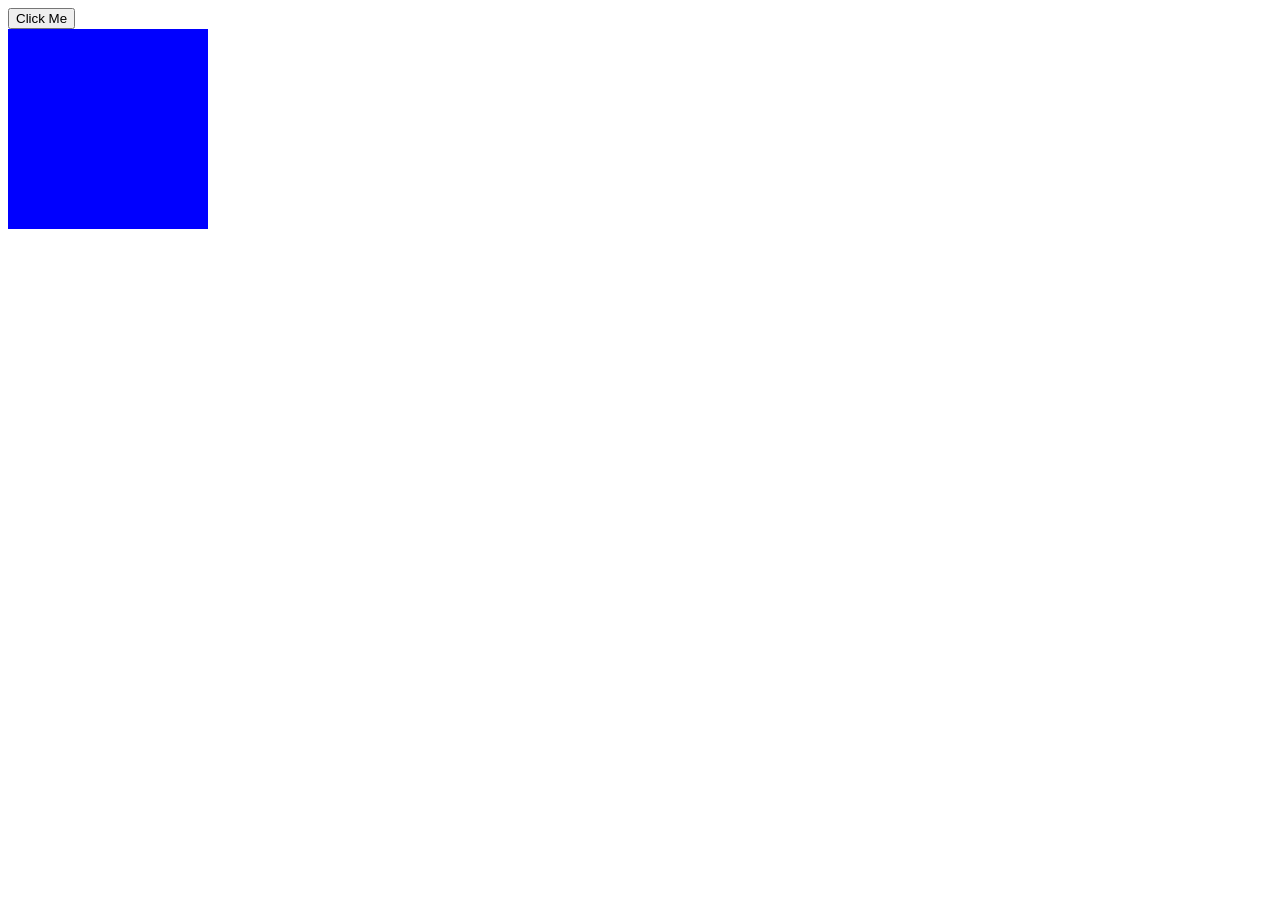
<file: test.html>
<!DOCTYPE html>
<html lang="en">
<head>
    <meta charset="UTF-8" />
    <meta name="viewport" content="width=device-width, initial-scale=1.0" />
    <title>Test Page</title>
    <style>
        #box {
            width: 200px;
            height: 200px;
            background-color: blue;
        }
    </style>
</head>
<body>
    <button id="myBtn" type="button">Click Me</button>
    <div id="box"></div>

    <script>
        const button = document.getElementById("myBtn");
        const box = document.getElementById("box");
        let isBlue = true;

        button.addEventListener("click", function () {
            box.style.backgroundColor = isBlue ? "red" : "blue";
            isBlue = !isBlue;
        });

        box.addEventListener("dblclick", function () {
            box.style.backgroundColor = "white";
        });
    </script>
</body>
</html>
</file>
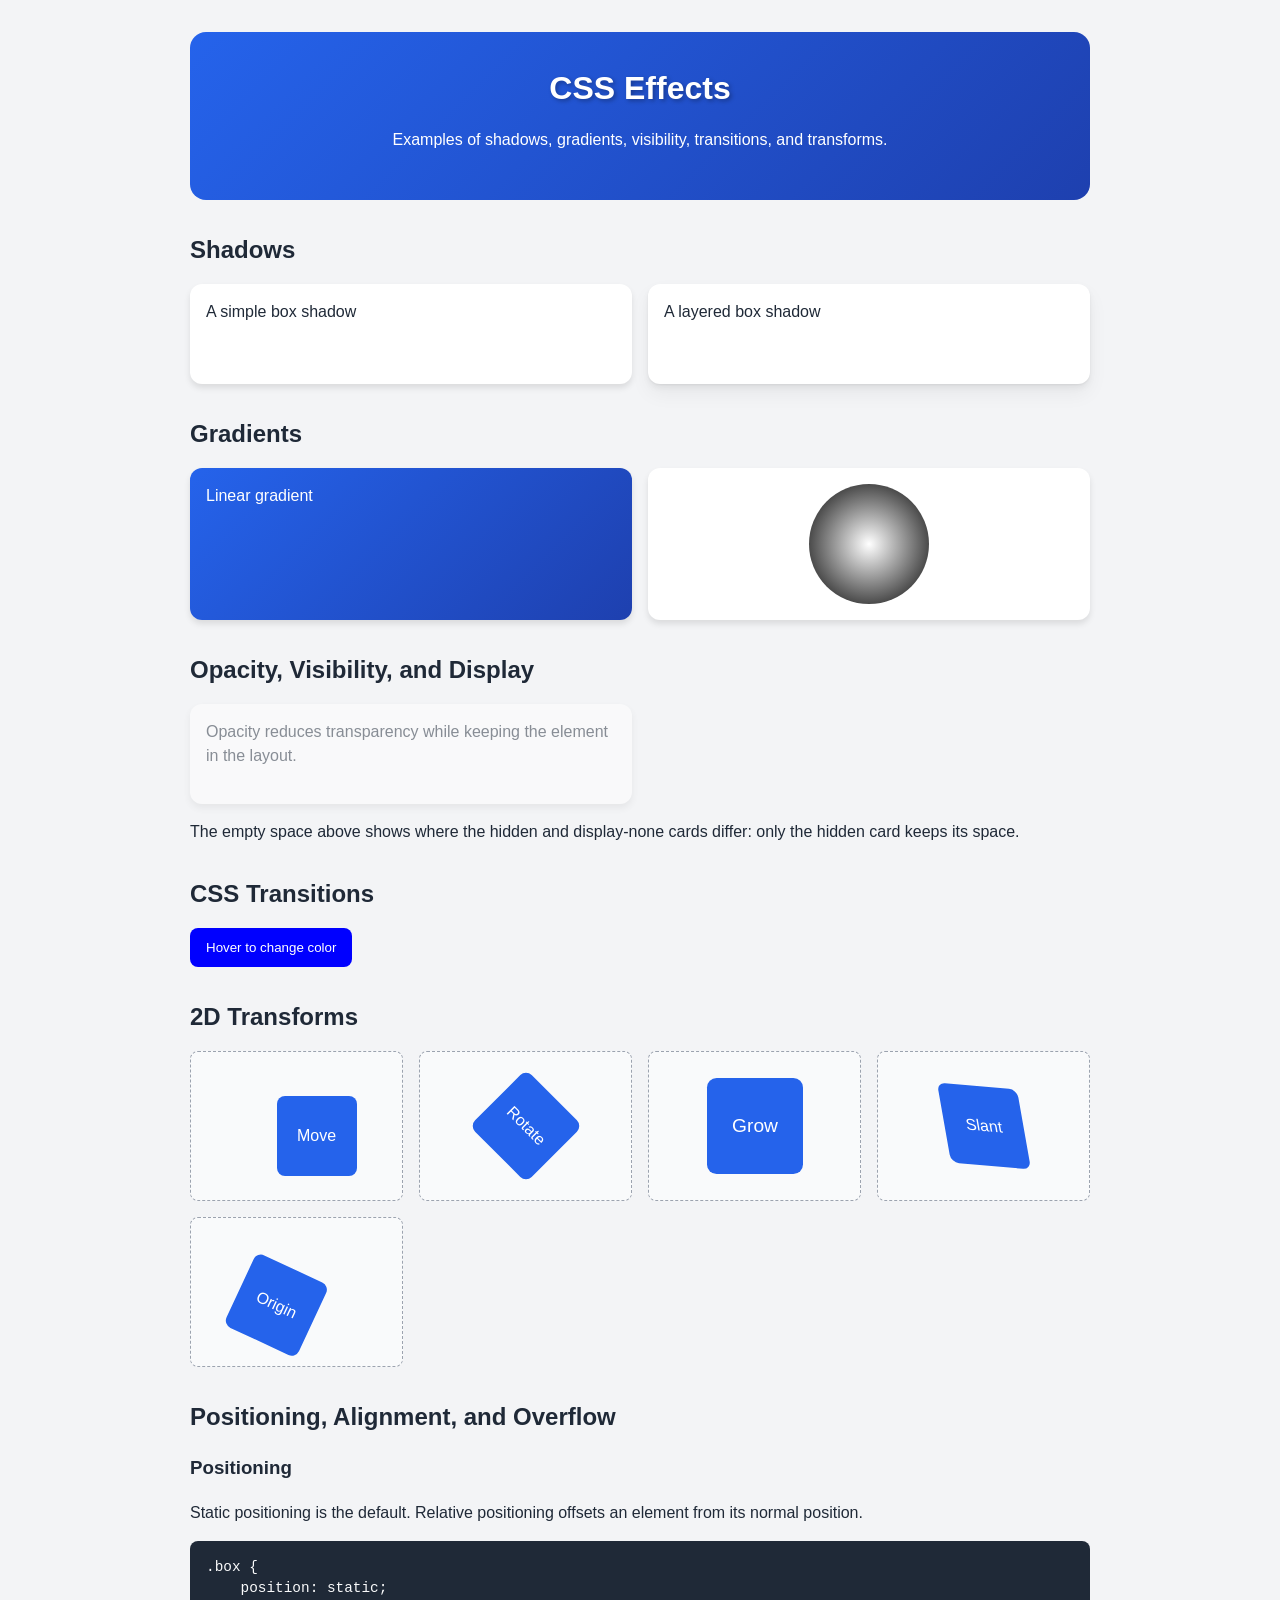
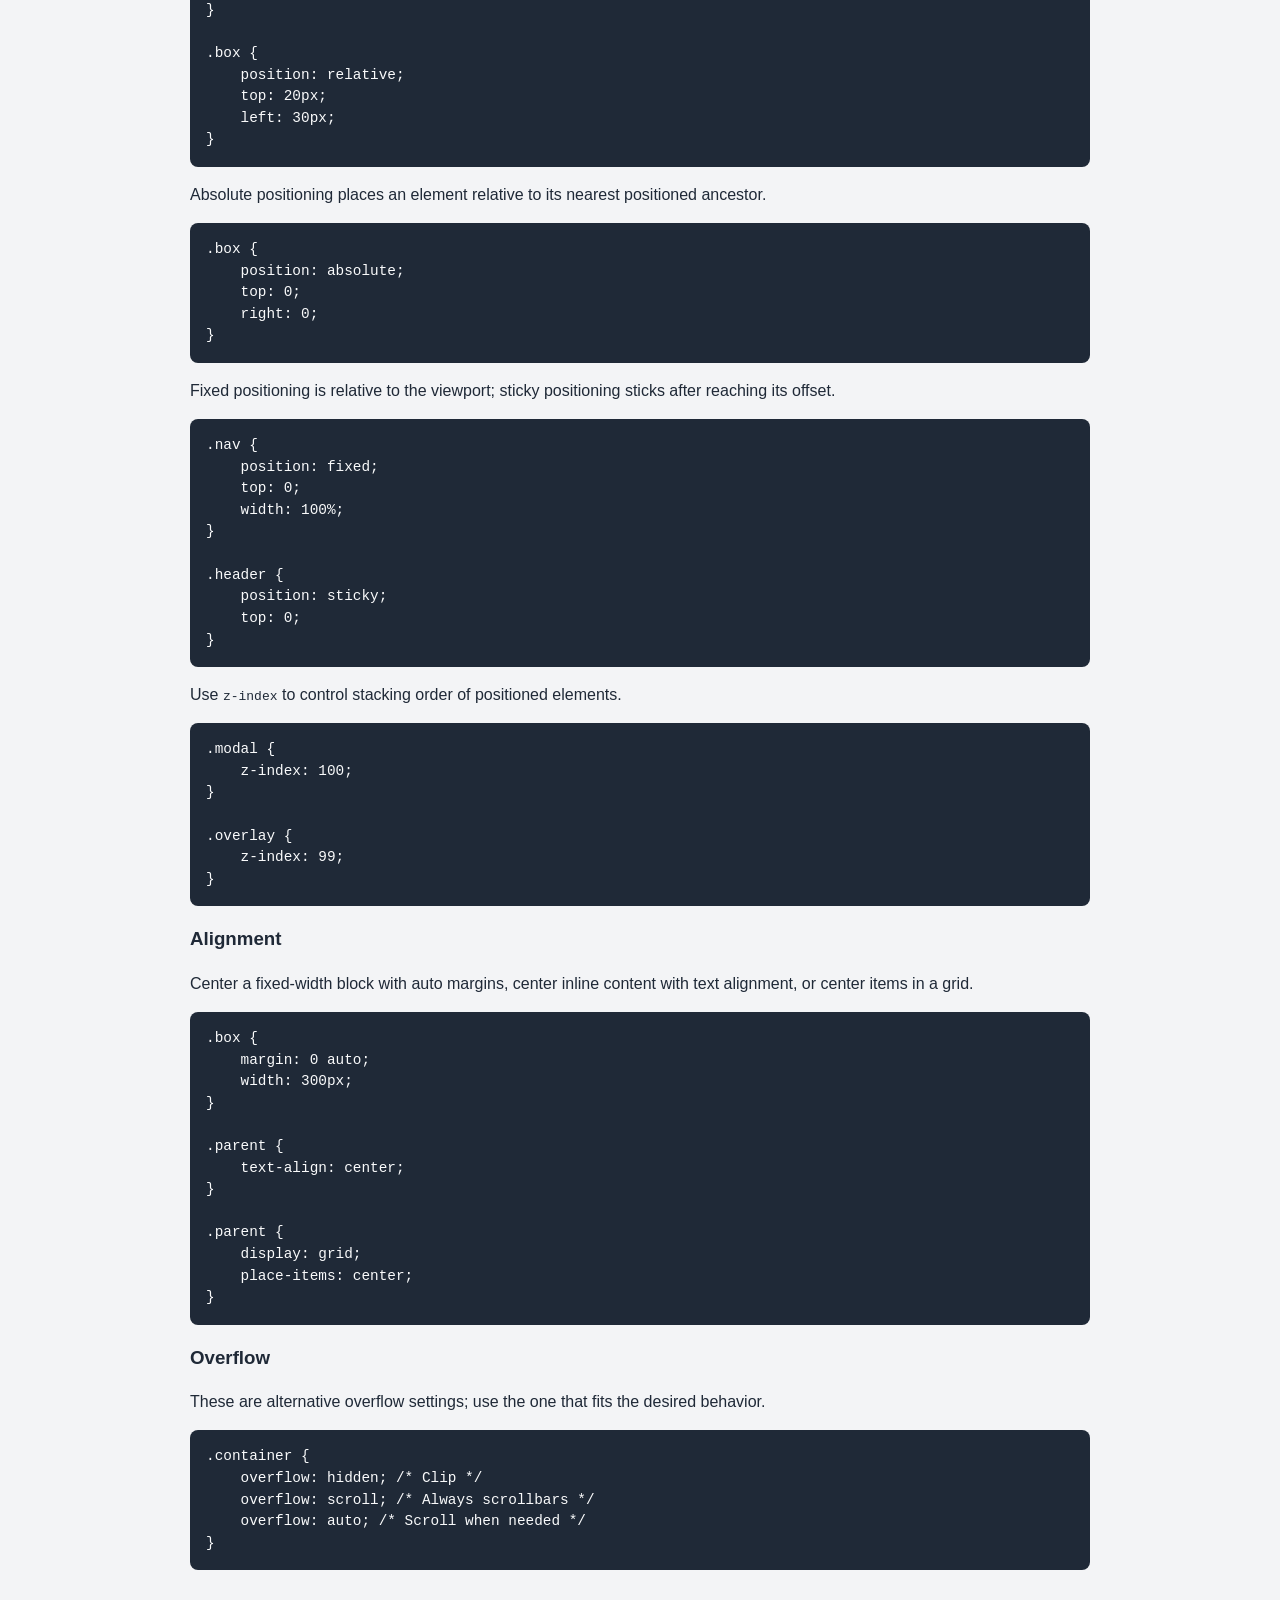
<file: modding/modding.html>
<!DOCTYPE html>
<html lang="en">
<head>
    <meta charset="UTF-8">
    <meta name="viewport" content="width=device-width, initial-scale=1.0">
    <title>CSS Effects</title>
    <style>
        * {
            box-sizing: border-box;
        }

        body {
            margin: 0;
            padding: 2rem;
            background: #f3f4f6;
            color: #1f2937;
            font-family: Arial, sans-serif;
            line-height: 1.5;
        }

        main {
            max-width: 900px;
            margin: 0 auto;
        }

        .header {
            margin-bottom: 2rem;
            padding: 2rem;
            border-radius: 1rem;
            background: linear-gradient(135deg, #2563eb 0%, #1e40af 100%);
            color: white;
            text-align: center;
        }

        h1 {
            margin: 0;
            text-shadow: 2px 2px 4px rgba(0, 0, 0, 0.3);
        }

        section {
            margin-bottom: 2rem;
        }

        h2 {
            margin-bottom: 1rem;
        }

        .demo-grid {
            display: grid;
            grid-template-columns: repeat(auto-fit, minmax(180px, 1fr));
            gap: 1rem;
        }

        .card {
            min-height: 100px;
            padding: 1rem;
            border-radius: 0.75rem;
            background: white;
            box-shadow: 0 4px 6px rgba(0, 0, 0, 0.1);
        }

        .layered-shadow {
            box-shadow:
                0 1px 2px rgba(0, 0, 0, 0.05),
                0 4px 6px rgba(0, 0, 0, 0.05),
                0 10px 20px rgba(0, 0, 0, 0.05);
        }

        .gradient-demo {
            background: linear-gradient(135deg, #2563eb 0%, #1e40af 100%);
            color: white;
        }

        .circle {
            width: 120px;
            height: 120px;
            margin: 0 auto;
            border-radius: 50%;
            background: radial-gradient(circle at center, #fff 0%, #000 100%);
        }

        .opacity-demo {
            opacity: 0.5;
        }

        .visibility-demo {
            visibility: hidden;
        }

        .display-demo {
            display: none;
        }

        .button {
            padding: 0.75rem 1rem;
            border: 0;
            border-radius: 0.5rem;
            background: blue;
            color: white;
            cursor: pointer;
            transition: background 0.3s ease;
        }

        .button:hover {
            background: darkblue;
        }

        .transform-stage {
            display: flex;
            min-height: 150px;
            align-items: center;
            justify-content: center;
            overflow: hidden;
            border: 1px dashed #9ca3af;
            border-radius: 0.5rem;
            background: #f9fafb;
        }

        .transform-box {
            display: grid;
            width: 80px;
            height: 80px;
            place-items: center;
            border-radius: 0.5rem;
            background: #2563eb;
            color: white;
        }

        .translate {
            transform: translate(20px, 10px);
        }

        .rotate {
            transform: rotate(45deg);
        }

        .scale {
            transform: scale(1.2);
        }

        .skew {
            transform: skew(10deg, 5deg);
        }

        .origin {
            transform: rotate(25deg);
            transform-origin: top left;
        }

        .code-note {
            overflow-x: auto;
            padding: 1rem;
            border-radius: 0.5rem;
            background: #1f2937;
            color: #f9fafb;
            font-family: Consolas, monospace;
            font-size: 0.9rem;
        }

        @media (max-width: 600px) {
            body {
                padding: 1rem;
            }
        }
    </style>
</head>
<body>
    <main>
        <header class="header">
            <h1>CSS Effects</h1>
            <p>Examples of shadows, gradients, visibility, transitions, and transforms.</p>
        </header>

        <section aria-labelledby="shadows-heading">
            <h2 id="shadows-heading">Shadows</h2>
            <div class="demo-grid">
                <div class="card">A simple box shadow</div>
                <div class="card layered-shadow">A layered box shadow</div>
            </div>
        </section>

        <section aria-labelledby="gradients-heading">
            <h2 id="gradients-heading">Gradients</h2>
            <div class="demo-grid">
                <div class="card gradient-demo">Linear gradient</div>
                <div class="card"><div class="circle" role="img" aria-label="Radial gradient example"></div></div>
            </div>
        </section>

        <section aria-labelledby="visibility-heading">
            <h2 id="visibility-heading">Opacity, Visibility, and Display</h2>
            <div class="demo-grid">
                <div class="card opacity-demo">Opacity reduces transparency while keeping the element in the layout.</div>
                <div class="card visibility-demo">Visibility: hidden, but still takes space.</div>
                <div class="card display-demo">Display: none removes this card from the layout.</div>
            </div>
            <p>The empty space above shows where the hidden and display-none cards differ: only the hidden card keeps its space.</p>
        </section>

        <section aria-labelledby="transitions-heading">
            <h2 id="transitions-heading">CSS Transitions</h2>
            <button class="button" type="button">Hover to change color</button>
        </section>

        <section aria-labelledby="transforms-heading">
            <h2 id="transforms-heading">2D Transforms</h2>
            <div class="demo-grid">
                <div class="transform-stage"><div class="transform-box translate">Move</div></div>
                <div class="transform-stage"><div class="transform-box rotate">Rotate</div></div>
                <div class="transform-stage"><div class="transform-box scale">Grow</div></div>
                <div class="transform-stage"><div class="transform-box skew">Slant</div></div>
                <div class="transform-stage"><div class="transform-box origin">Origin</div></div>
            </div>
        </section>

        <section aria-labelledby="positioning-heading">
            <h2 id="positioning-heading">Positioning, Alignment, and Overflow</h2>

            <h3>Positioning</h3>
            <p>Static positioning is the default. Relative positioning offsets an element from its normal position.</p>
            <pre class="code-note"><code>.box {
    position: static;
}

.box {
    position: relative;
    top: 20px;
    left: 30px;
}</code></pre>

            <p>Absolute positioning places an element relative to its nearest positioned ancestor.</p>
            <pre class="code-note"><code>.box {
    position: absolute;
    top: 0;
    right: 0;
}</code></pre>

            <p>Fixed positioning is relative to the viewport; sticky positioning sticks after reaching its offset.</p>
            <pre class="code-note"><code>.nav {
    position: fixed;
    top: 0;
    width: 100%;
}

.header {
    position: sticky;
    top: 0;
}</code></pre>

            <p>Use <code>z-index</code> to control stacking order of positioned elements.</p>
            <pre class="code-note"><code>.modal {
    z-index: 100;
}

.overlay {
    z-index: 99;
}</code></pre>

            <h3>Alignment</h3>
            <p>Center a fixed-width block with auto margins, center inline content with text alignment, or center items in a grid.</p>
            <pre class="code-note"><code>.box {
    margin: 0 auto;
    width: 300px;
}

.parent {
    text-align: center;
}

.parent {
    display: grid;
    place-items: center;
}</code></pre>

            <h3>Overflow</h3>
            <p>These are alternative overflow settings; use the one that fits the desired behavior.</p>
            <pre class="code-note"><code>.container {
    overflow: hidden; /* Clip */
    overflow: scroll; /* Always scrollbars */
    overflow: auto; /* Scroll when needed */
}</code></pre>
        </section>
    </main>
</body>
</html>
</file>
